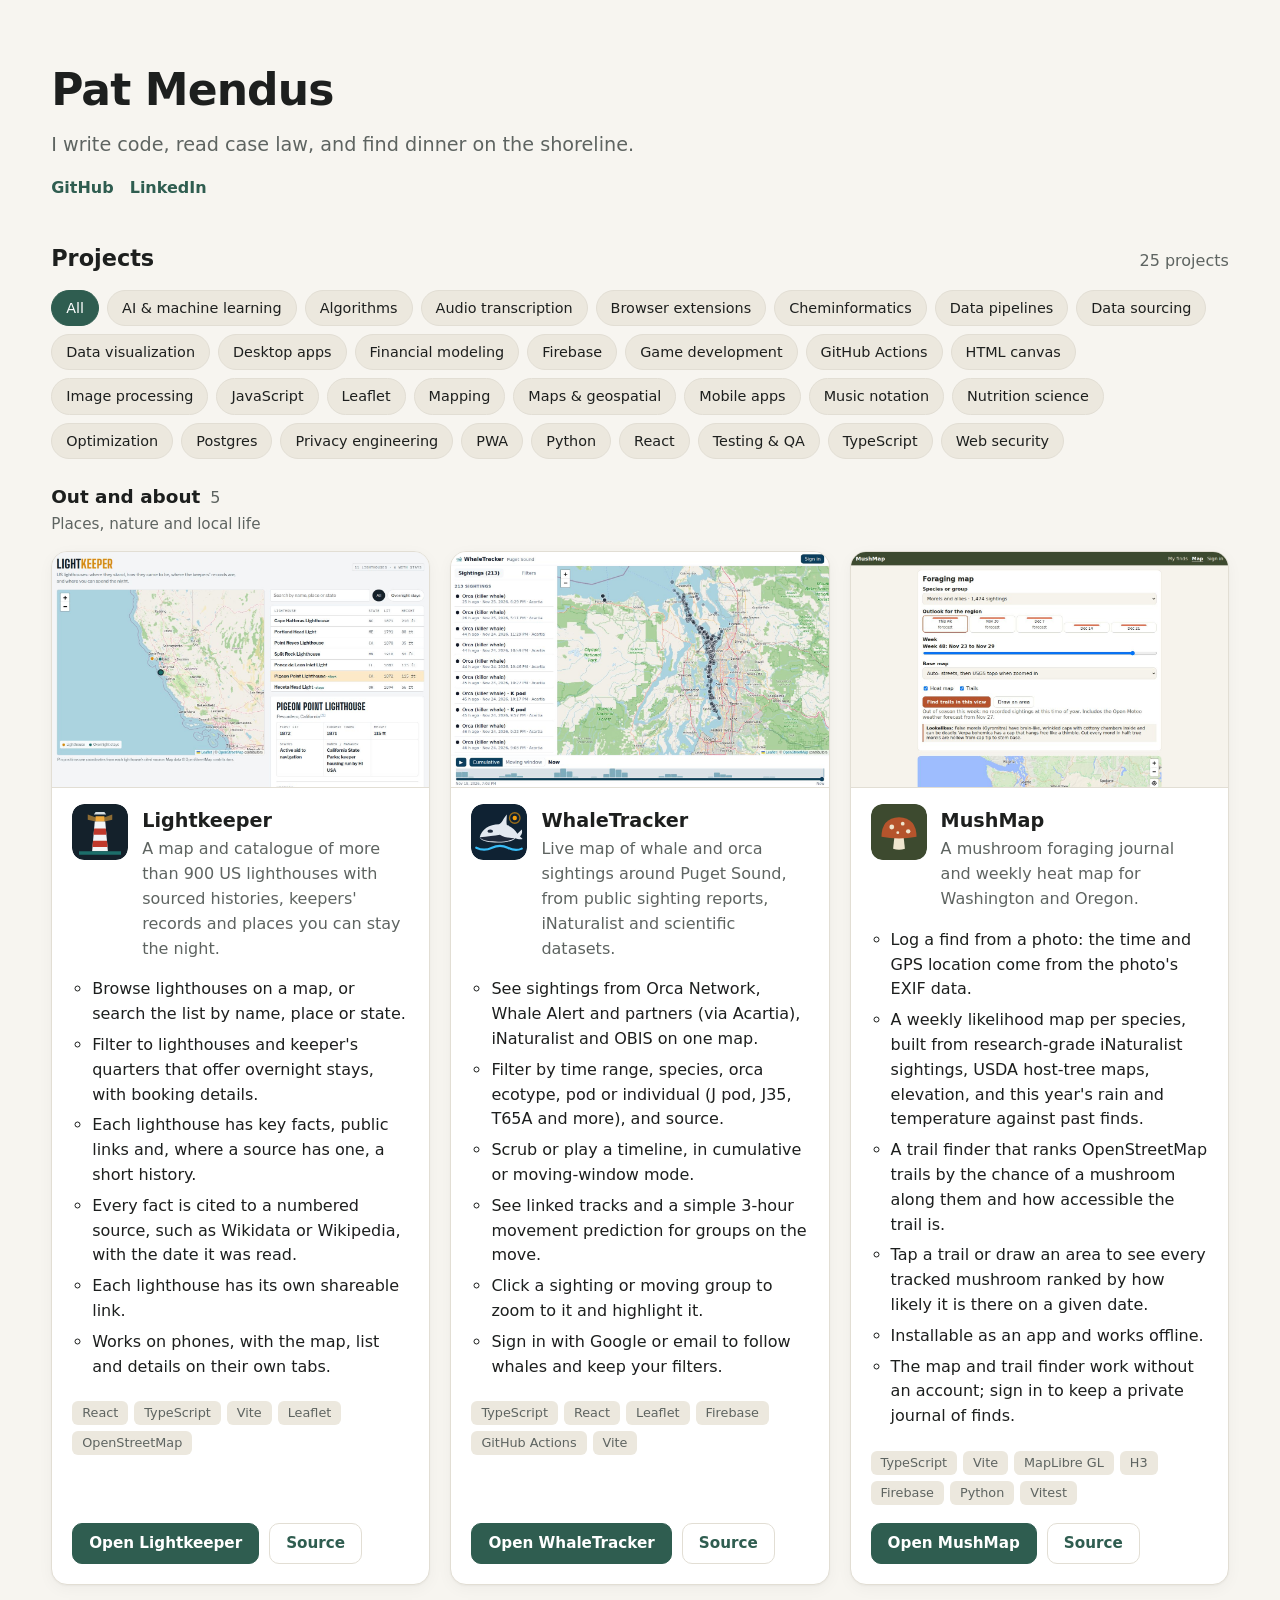
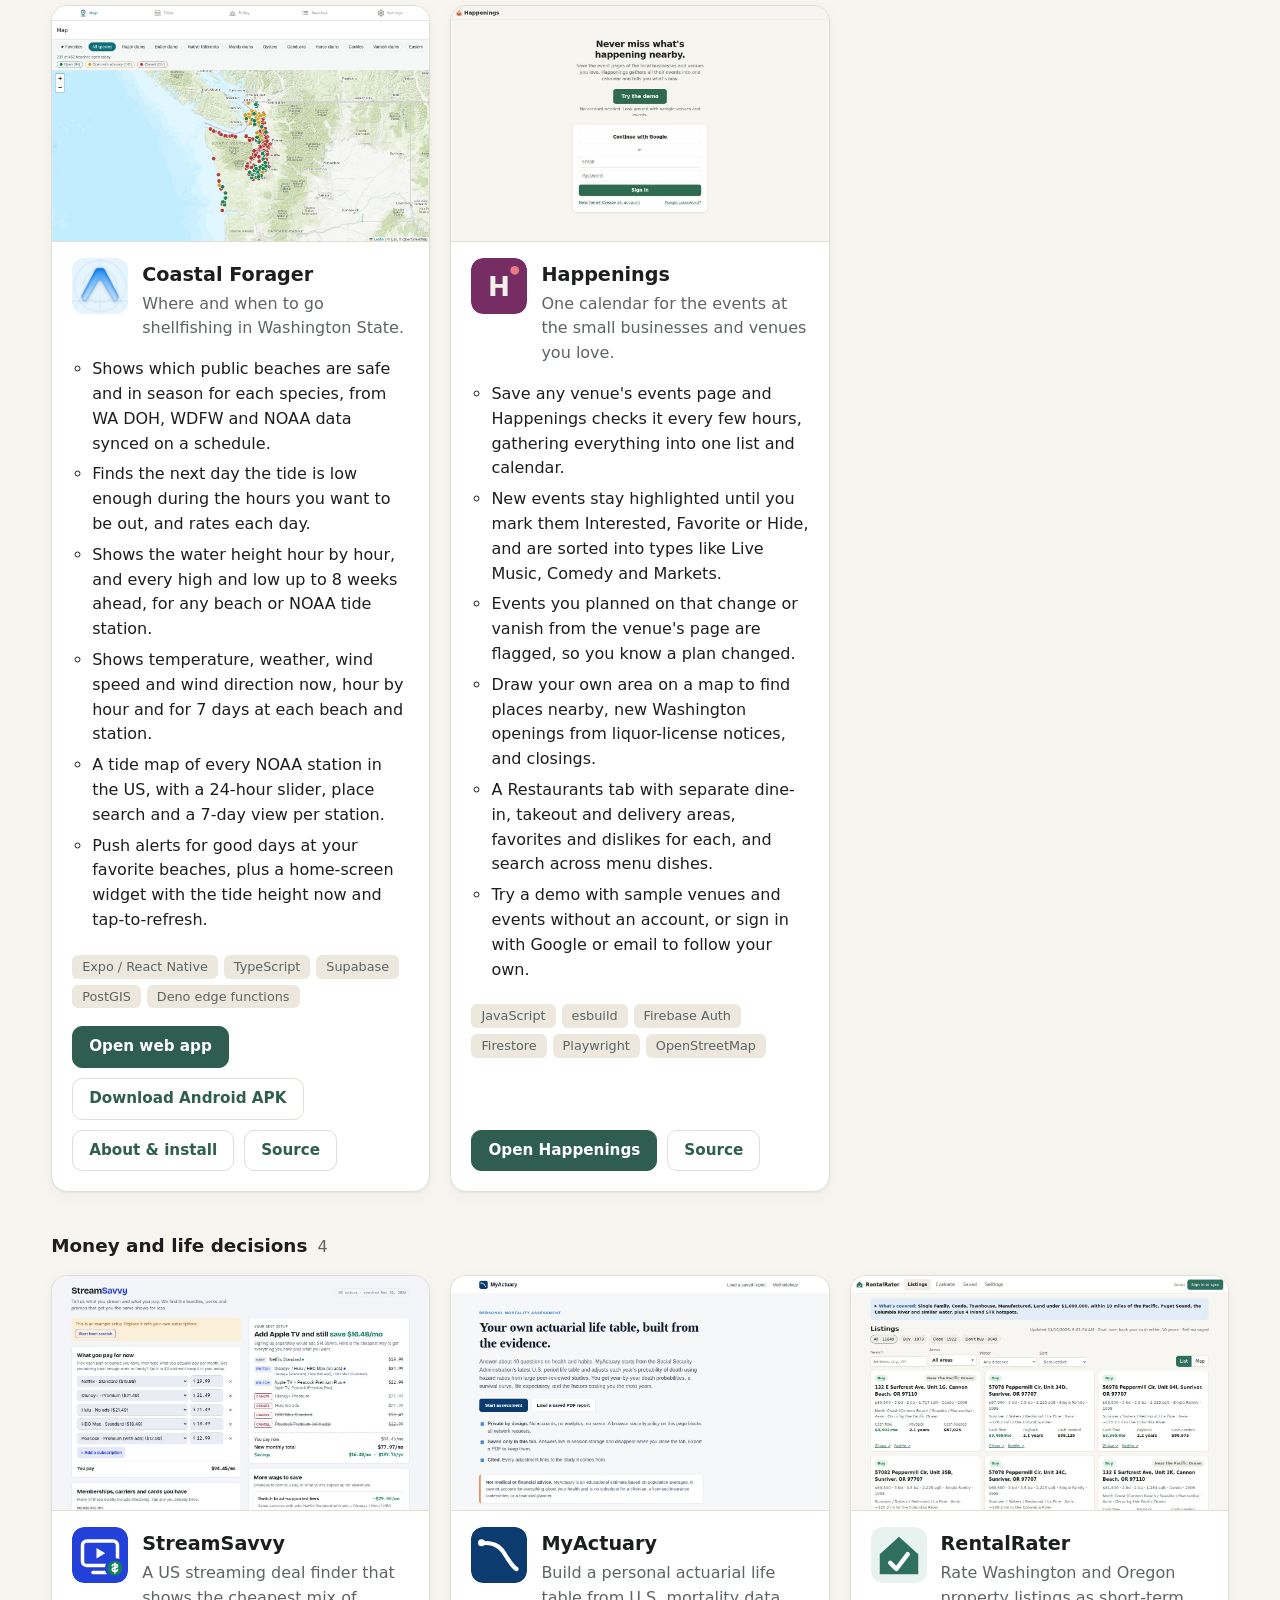
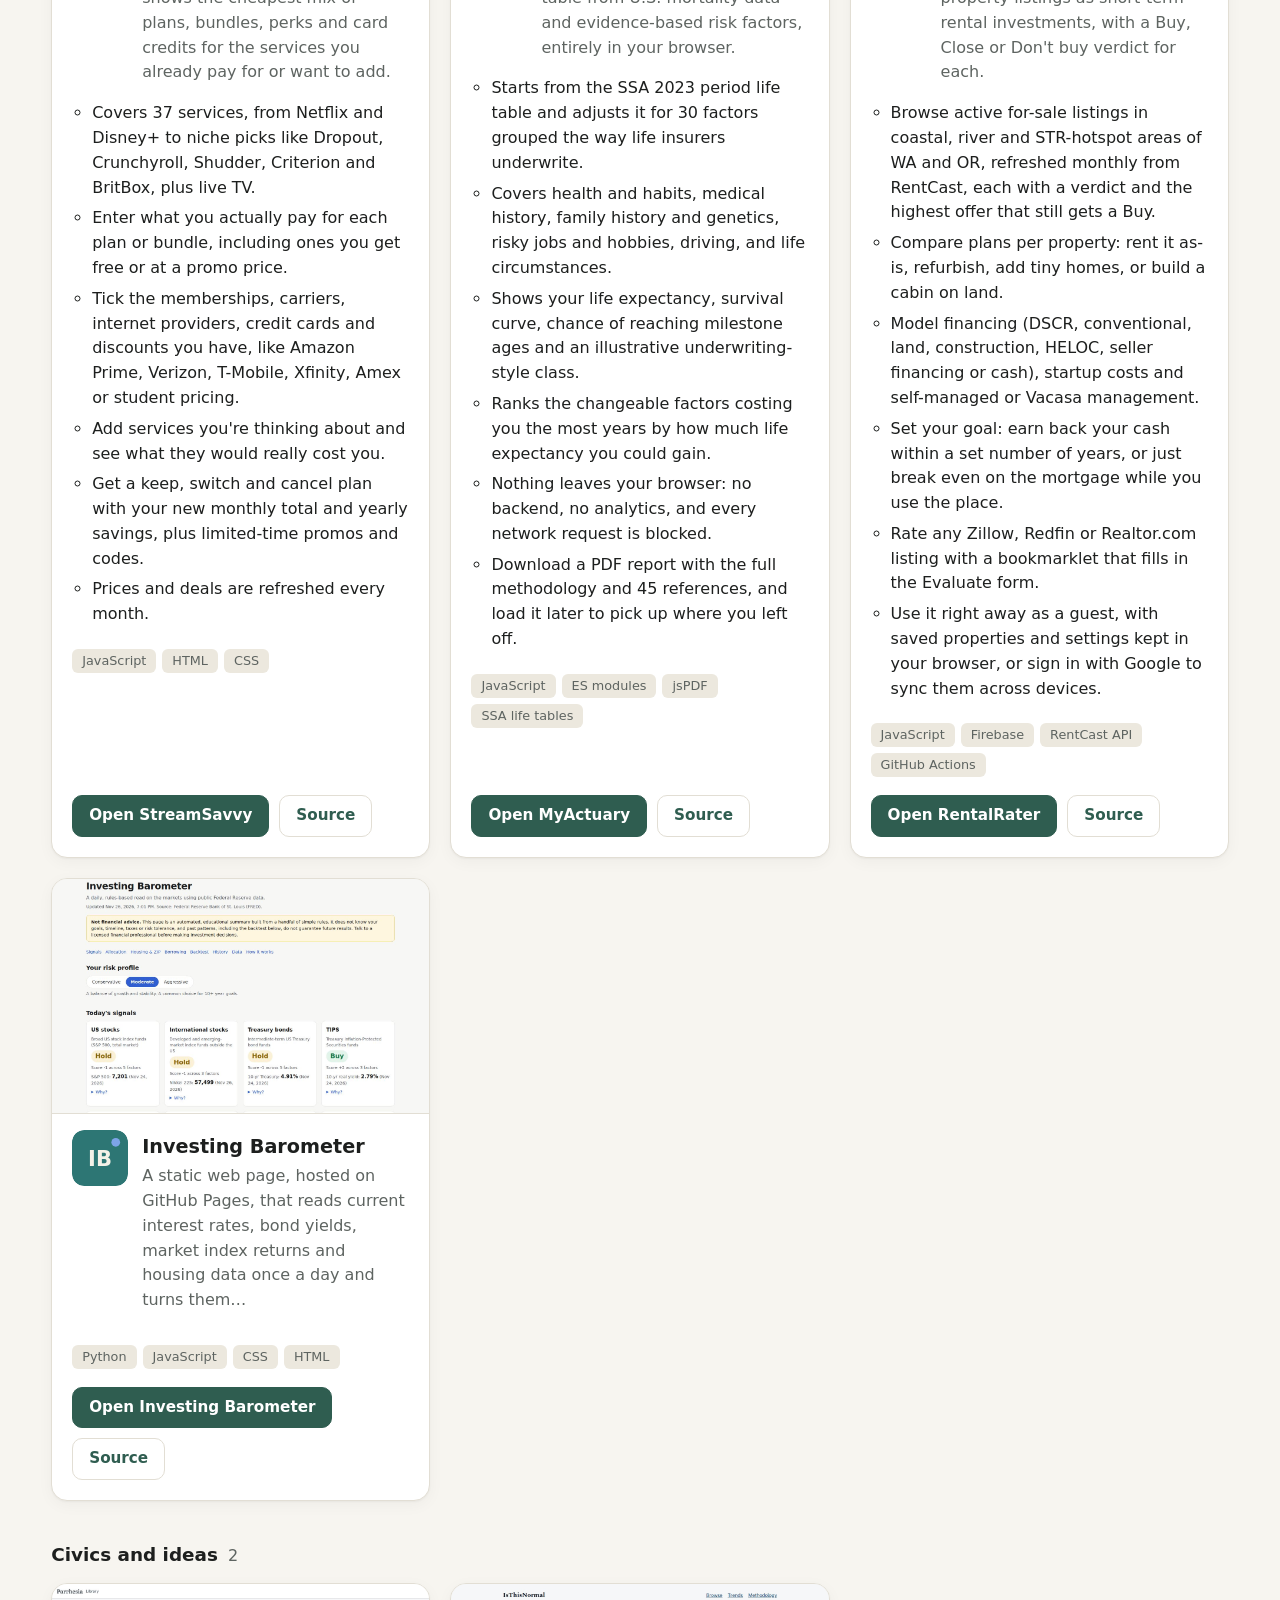
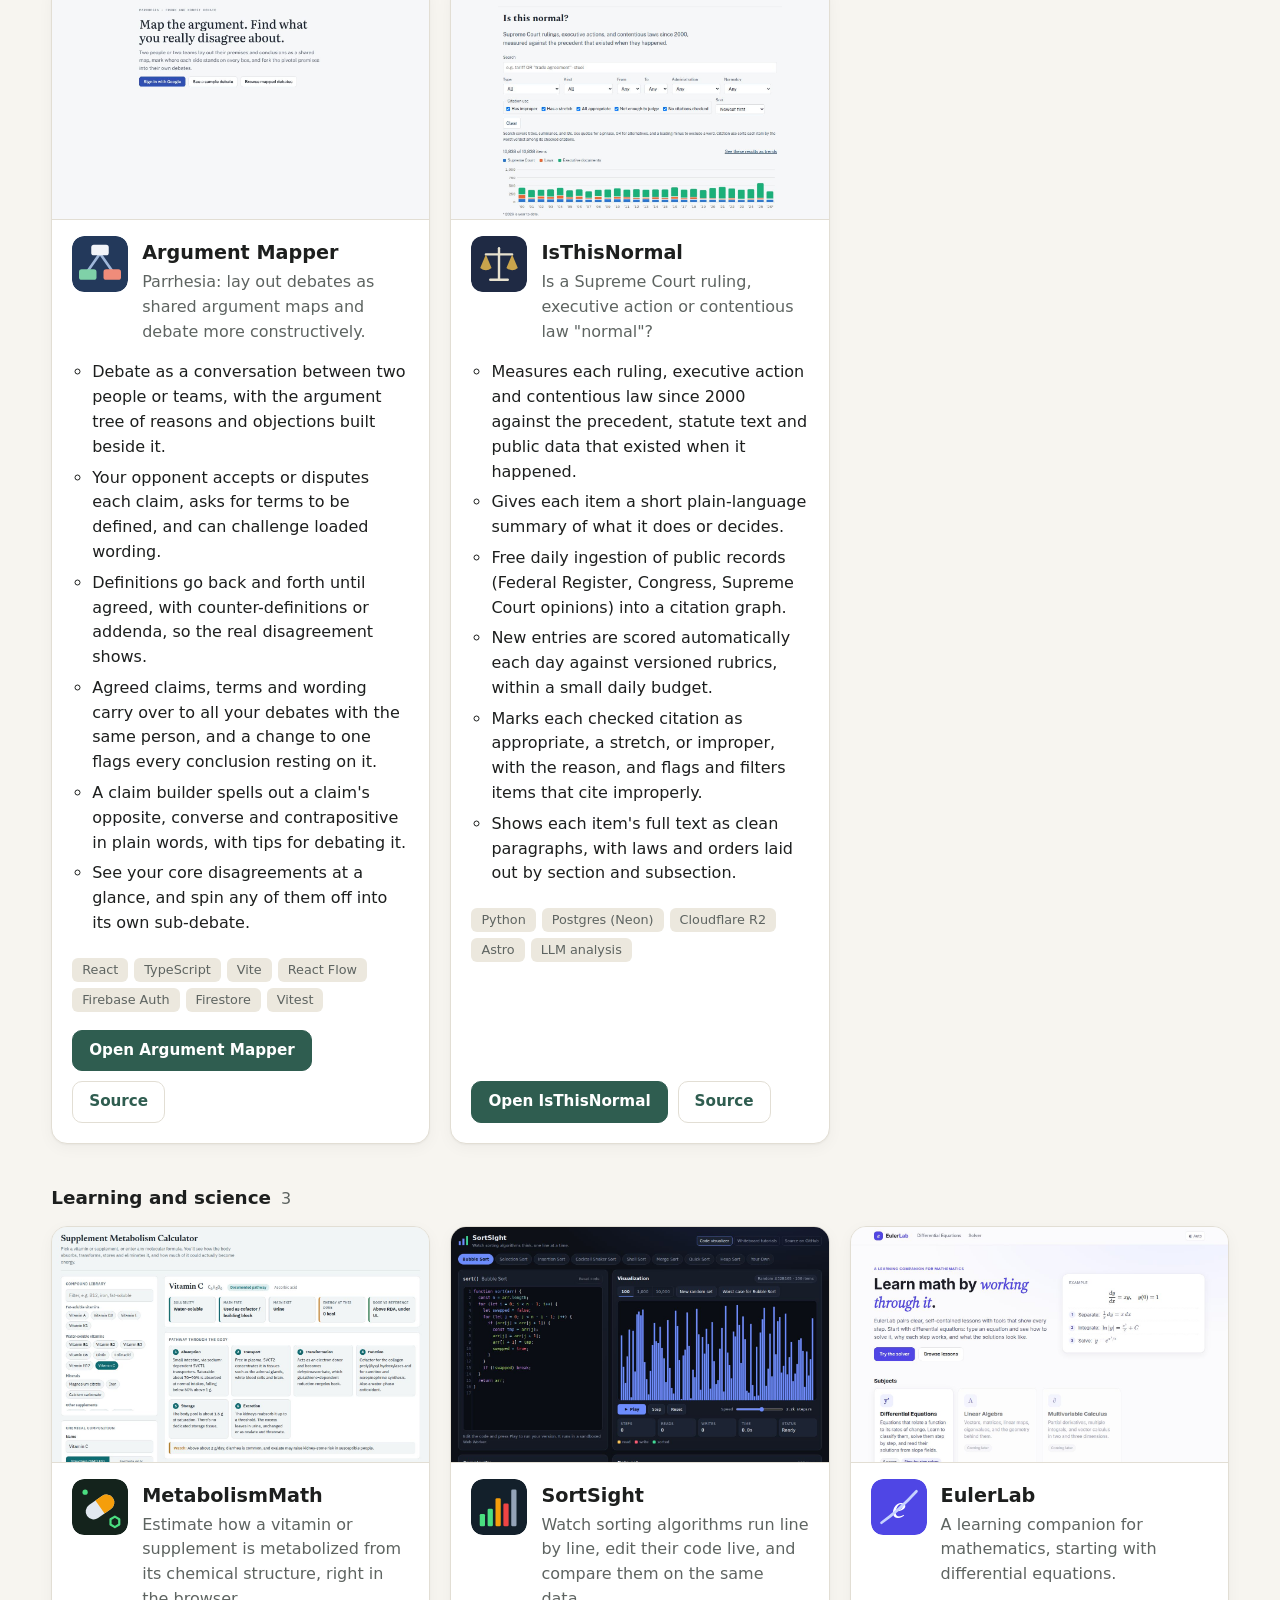
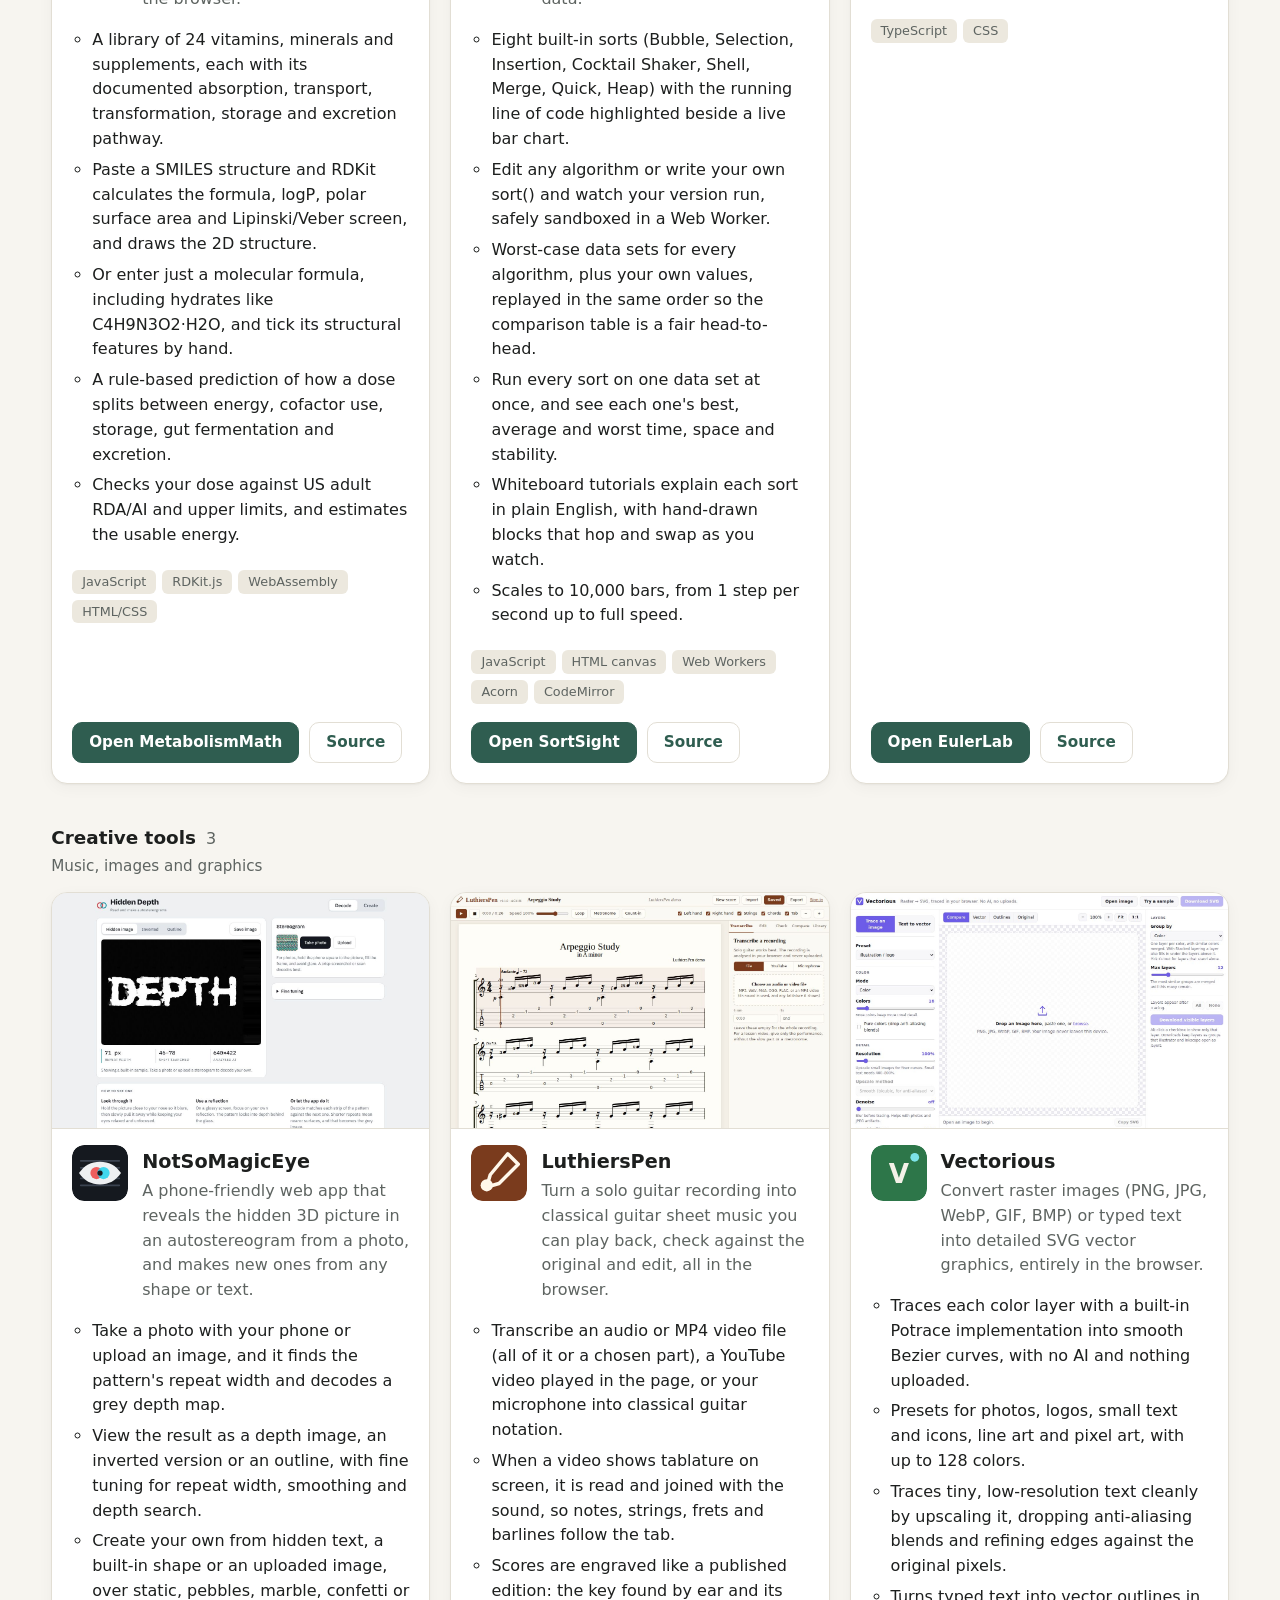
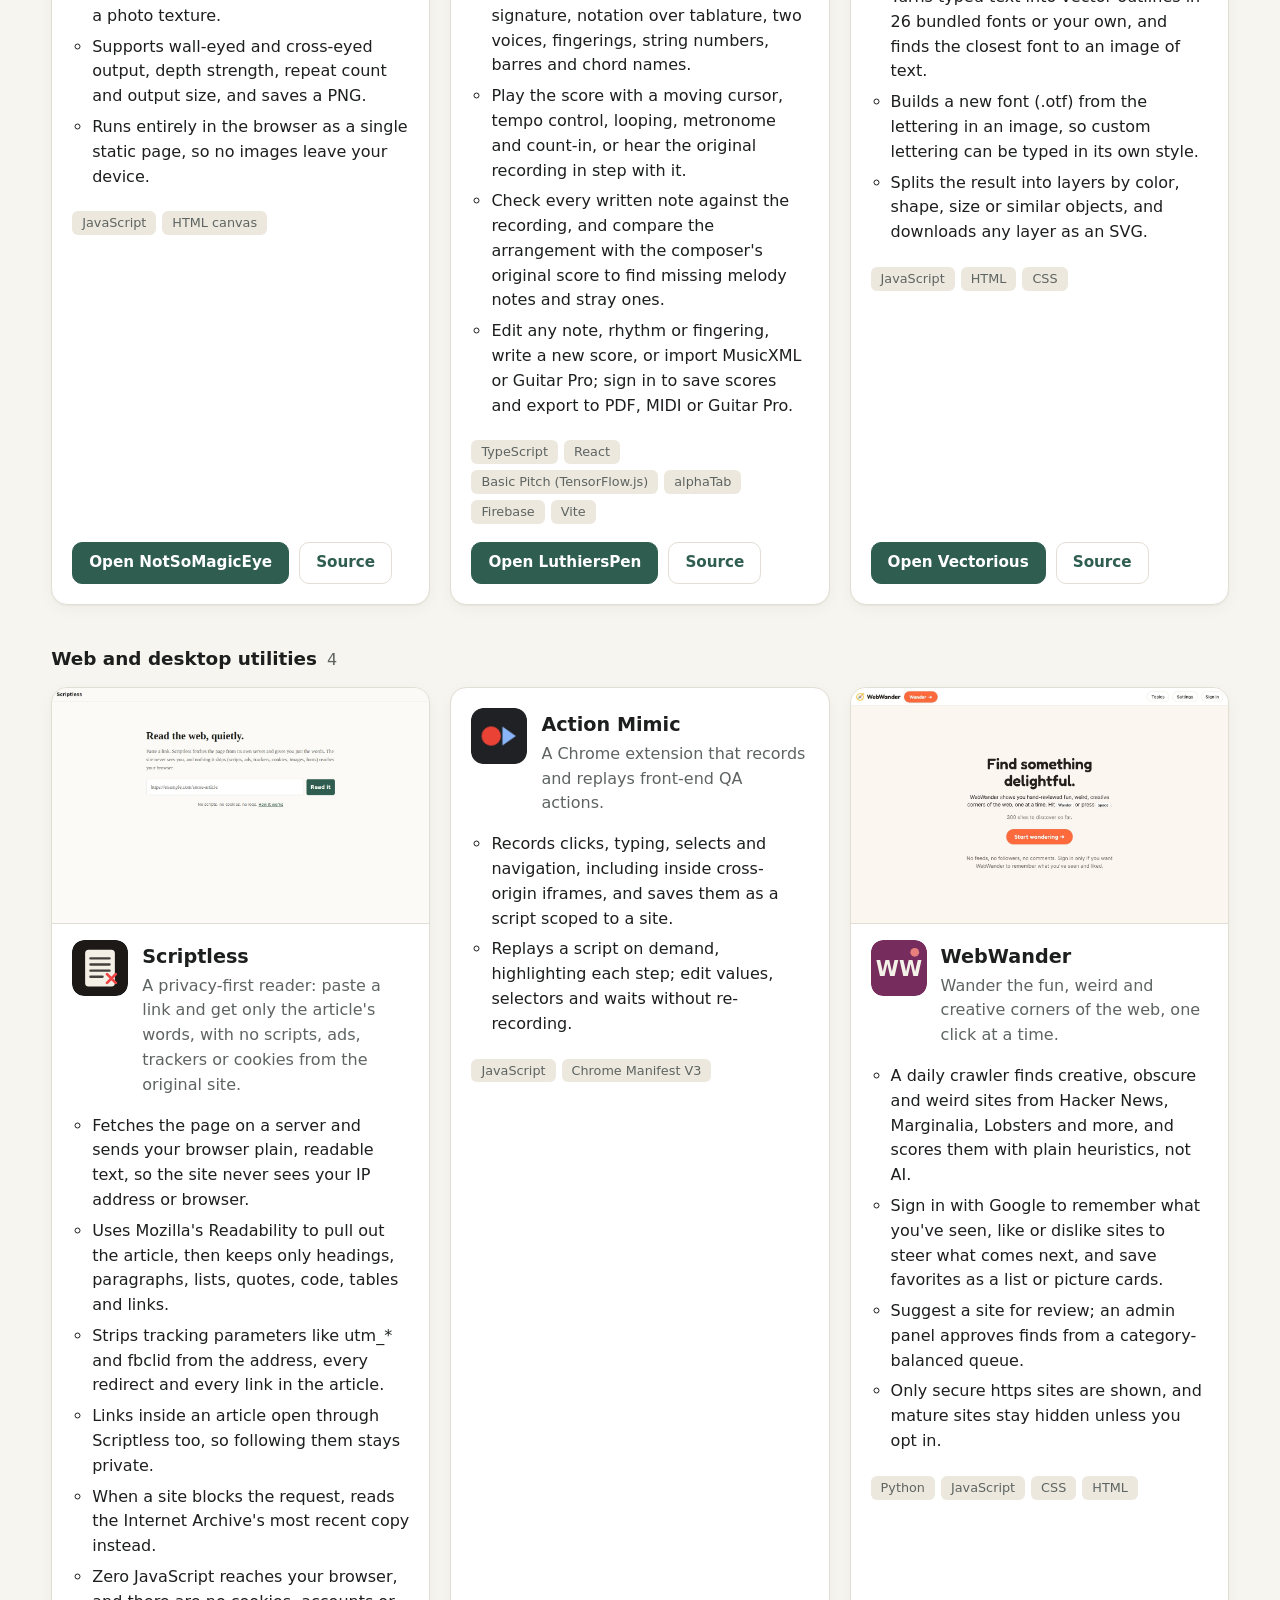
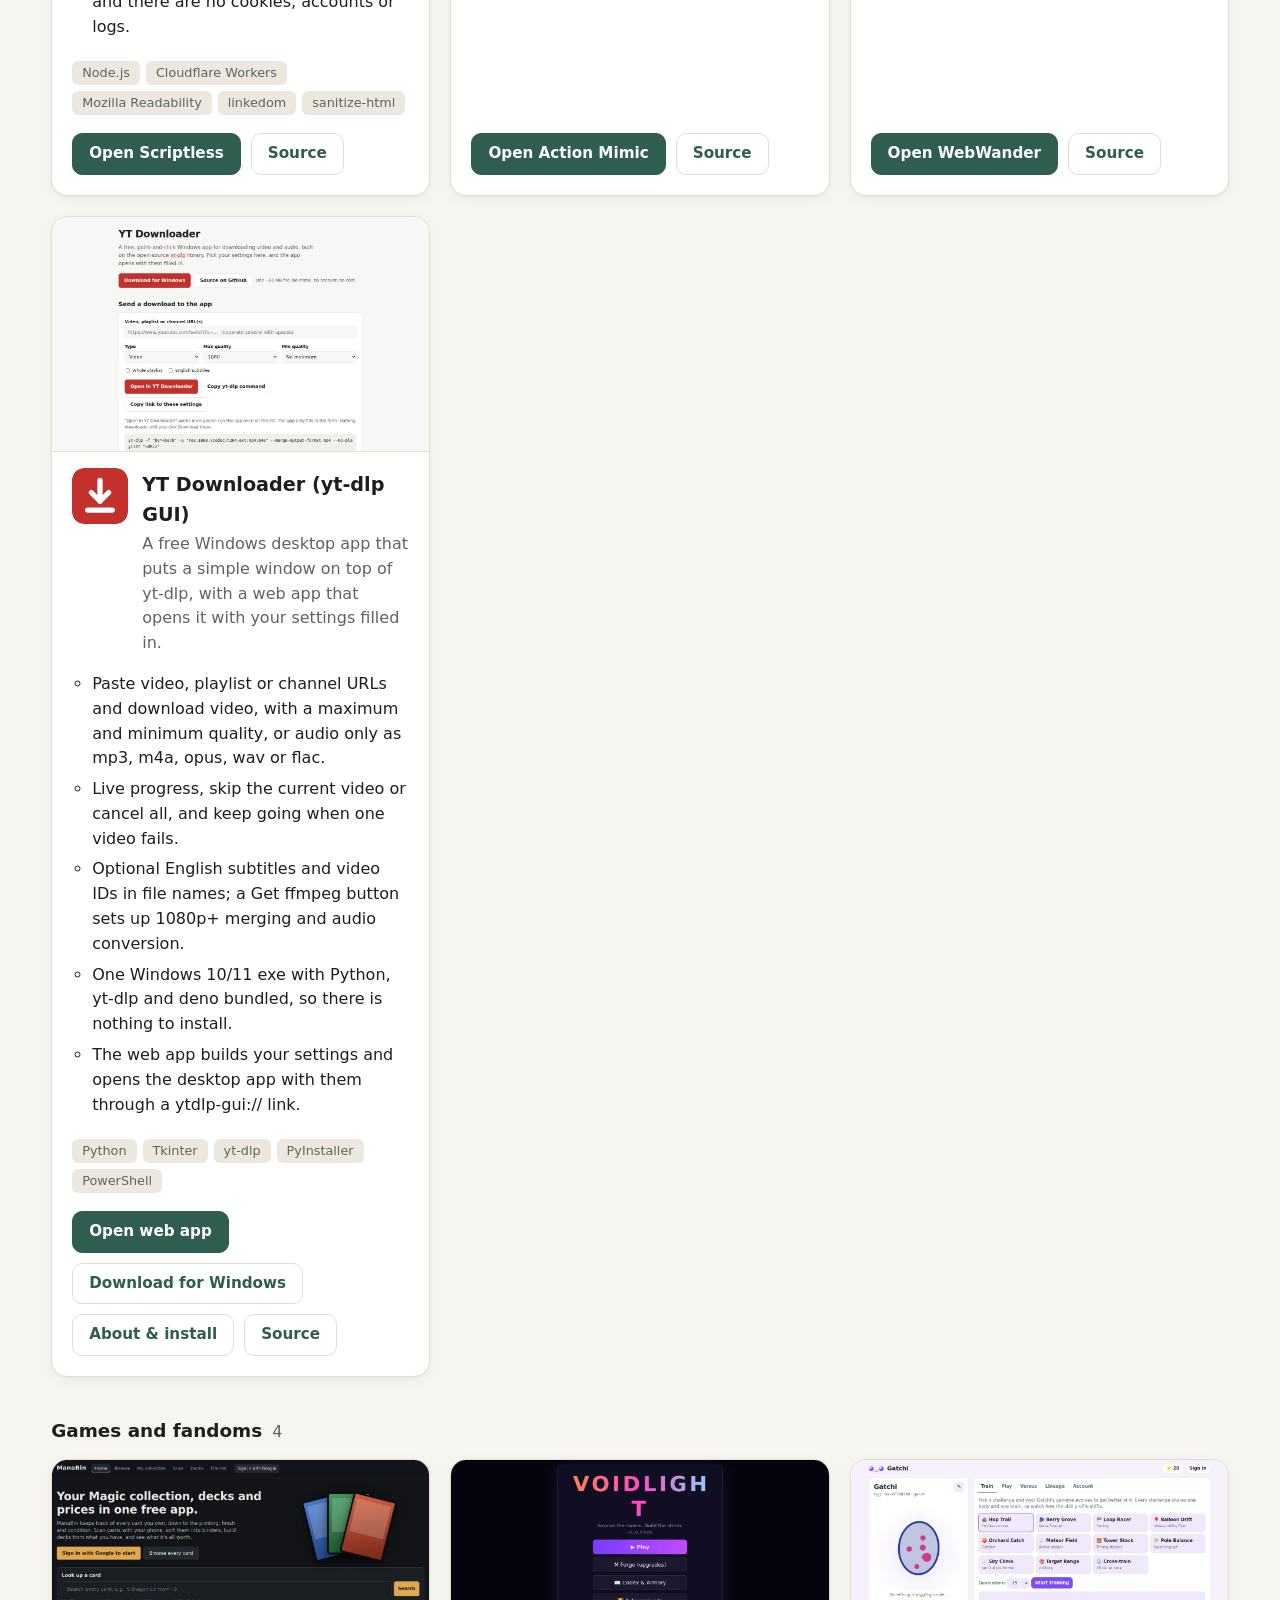
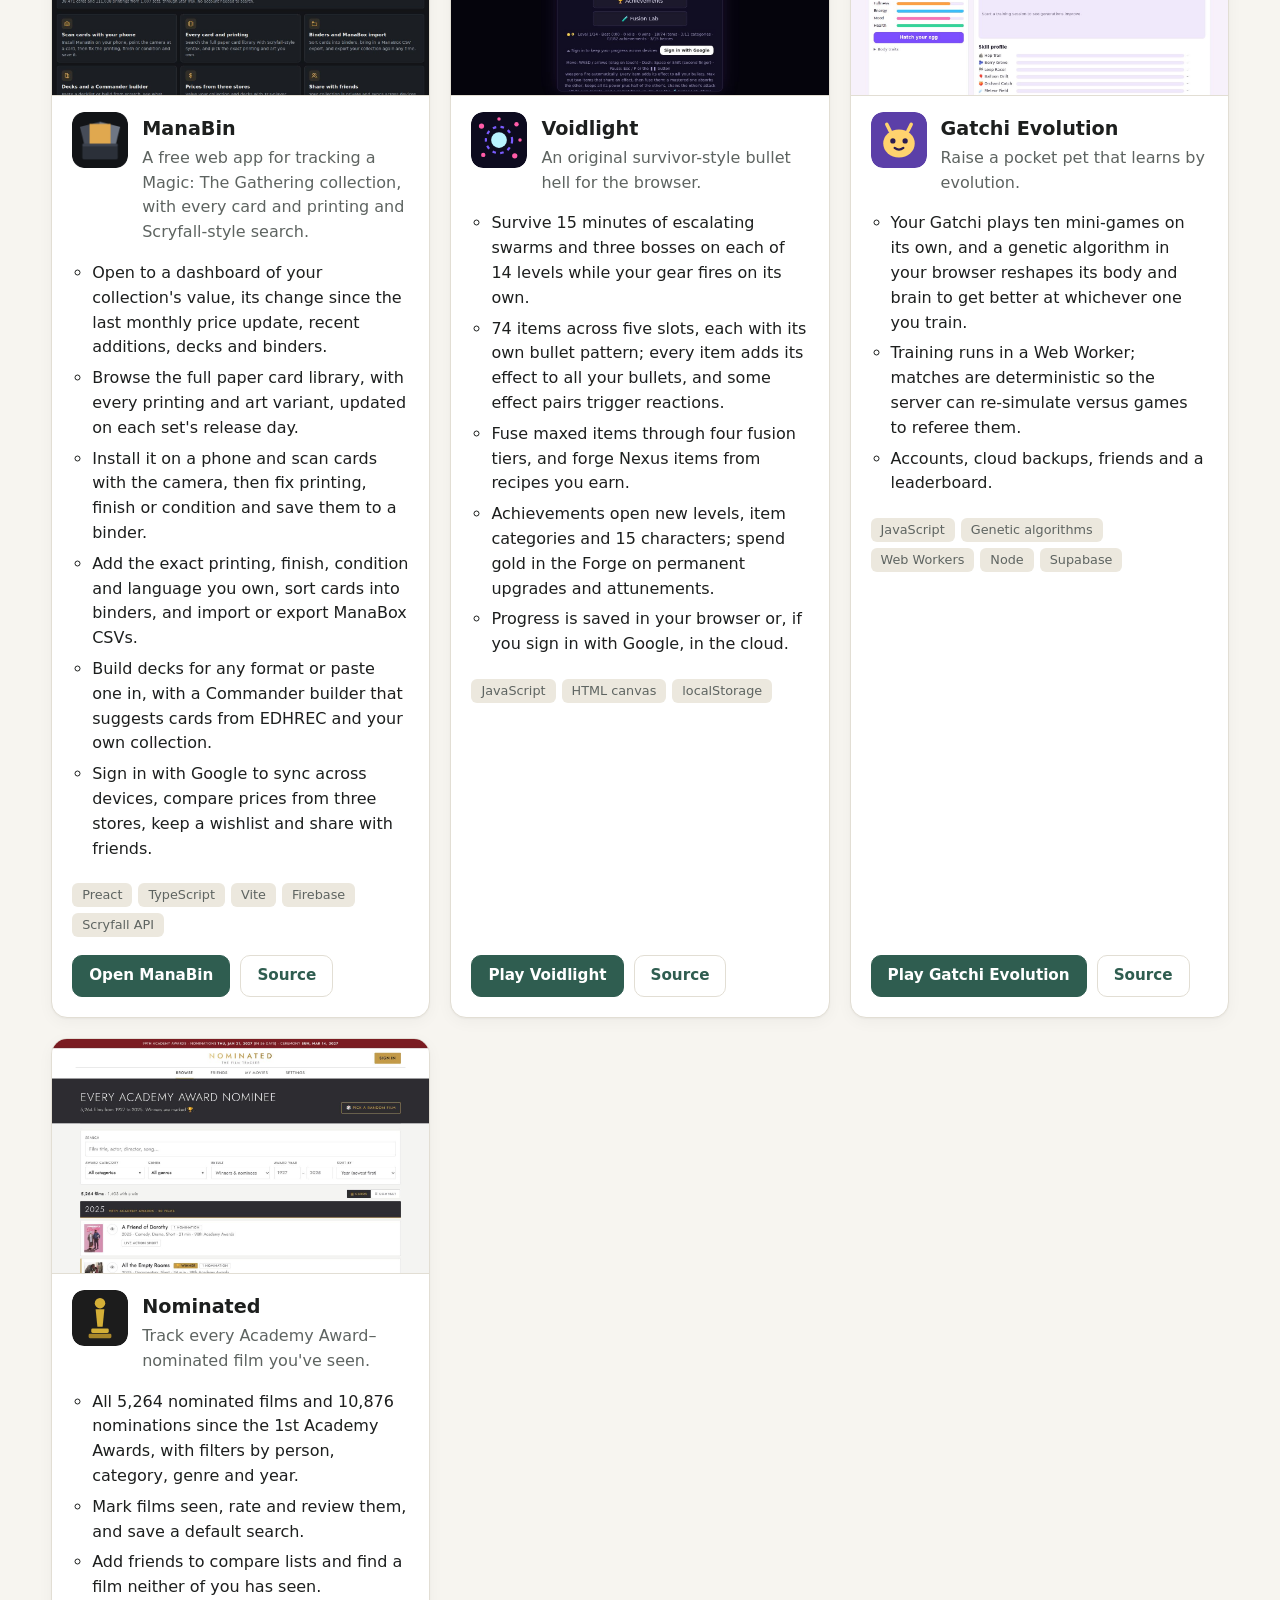
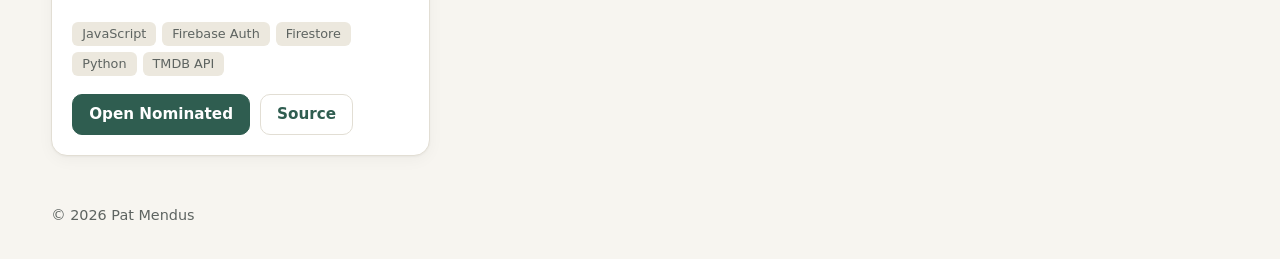
<file: index.html>
<!doctype html>
<html lang="en">
<head>
  <meta charset="utf-8">
  <meta name="viewport" content="width=device-width, initial-scale=1">
  <title>Pat Mendus · Projects</title>
  <meta name="description" content="Projects by Pat Mendus, software engineer.">
  <link rel="icon" href="assets/favicon.svg" type="image/svg+xml">
  <link rel="stylesheet" href="assets/styles.css">
  <script type="module" src="assets/app.js"></script>
</head>
<body>
  <header class="site-header">
    <div class="wrap">
      <h1>Pat Mendus</h1>
      <p class="tagline">I write code, read case law, and find dinner on the shoreline.</p>
      <nav class="header-links">
        <a href="https://github.com/mendus59">GitHub</a>
        <a href="https://www.linkedin.com/in/patrick-mendus">LinkedIn</a>
      </nav>
    </div>
  </header>

  <main class="wrap">
    <section aria-labelledby="projects-heading">
      <div class="section-head">
        <h2 id="projects-heading">Projects</h2>
        <p id="count" class="muted"></p>
      </div>
      <div id="filters" class="filters" role="group" aria-label="Filter by skill"></div>
      <div id="projects" class="categories"></div>
      <noscript><p>Turn on JavaScript to see the projects, or browse them on <a href="https://github.com/mendus59">GitHub</a>.</p></noscript>
    </section>
  </main>

  <footer class="site-footer">
    <div class="wrap muted">© <span id="year"></span> Pat Mendus</div>
  </footer>
</body>
</html>
</file>
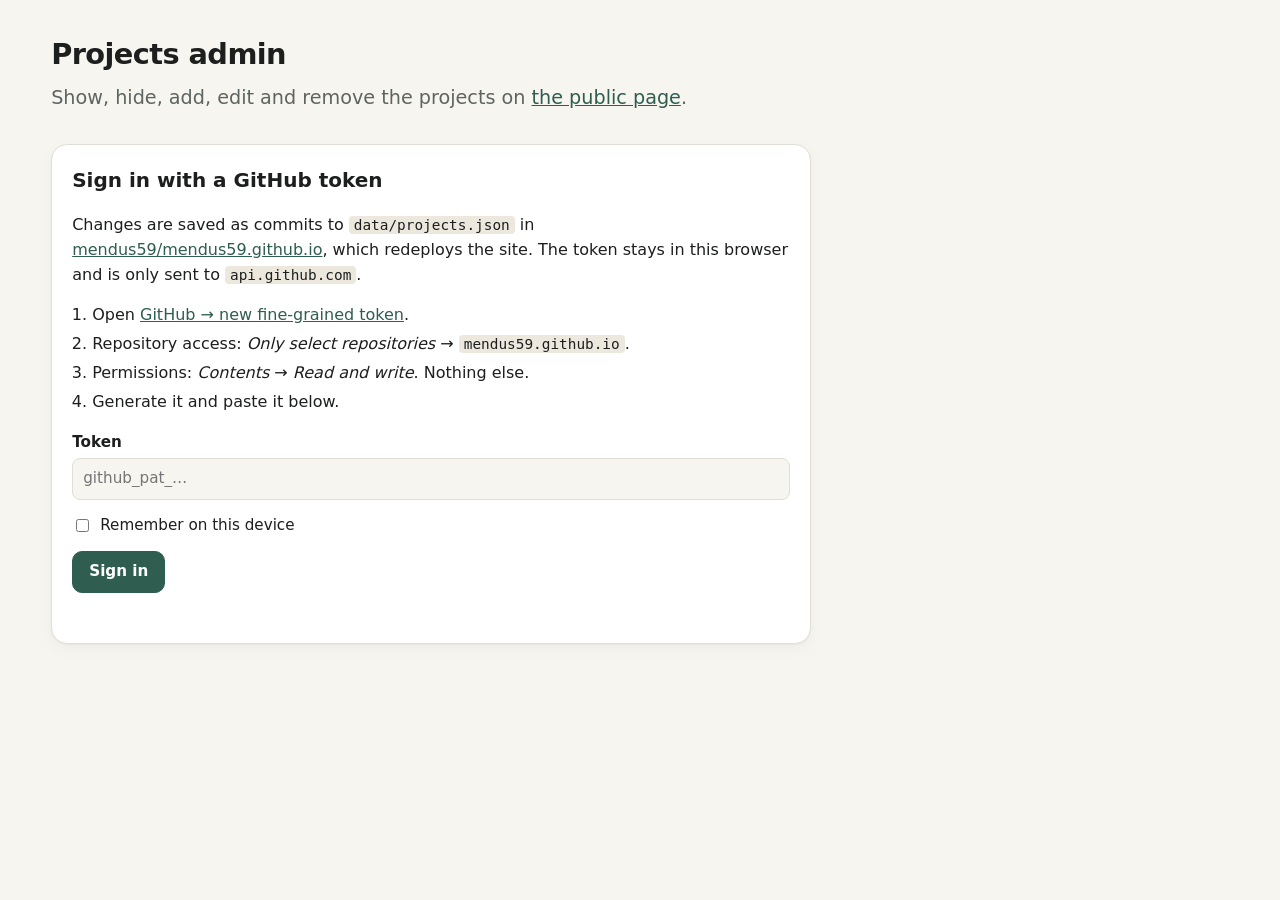
<file: admin/index.html>
<!doctype html>
<html lang="en">
<head>
  <meta charset="utf-8">
  <meta name="viewport" content="width=device-width, initial-scale=1">
  <meta name="robots" content="noindex, nofollow">
  <meta http-equiv="Content-Security-Policy" content="default-src 'self'; connect-src https://api.github.com; img-src 'self' https: data: blob:; style-src 'self'; script-src 'self'; base-uri 'self'; form-action 'none'">
  <meta name="referrer" content="no-referrer">
  <base href="../">
  <title>Projects admin</title>
  <link rel="icon" href="assets/favicon.svg" type="image/svg+xml">
  <link rel="stylesheet" href="assets/styles.css">
  <link rel="stylesheet" href="admin/admin.css">
  <script type="module" src="admin/admin.js"></script>
</head>
<body>
  <header class="site-header admin-header">
    <div class="wrap">
      <h1>Projects admin</h1>
      <p class="tagline">Show, hide, add, edit and remove the projects on <a href="./">the public page</a>.</p>
    </div>
  </header>

  <main class="wrap">
    <!-- Sign in -->
    <section id="signin" class="panel" hidden>
      <h2>Sign in with a GitHub token</h2>
      <p>Changes are saved as commits to <code>data/projects.json</code> in
        <a href="https://github.com/mendus59/mendus59.github.io">mendus59/mendus59.github.io</a>, which redeploys the site.
        The token stays in this browser and is only sent to <code>api.github.com</code>.</p>
      <ol class="steps">
        <li>Open <a href="https://github.com/settings/personal-access-tokens/new" target="_blank" rel="noopener">GitHub → new fine-grained token</a>.</li>
        <li>Repository access: <em>Only select repositories</em> → <code>mendus59.github.io</code>.</li>
        <li>Permissions: <em>Contents</em> → <em>Read and write</em>. Nothing else.</li>
        <li>Generate it and paste it below.</li>
      </ol>
      <form id="signin-form" class="stack-form">
        <label>Token <input id="token" type="password" autocomplete="off" spellcheck="false" required placeholder="github_pat_…"></label>
        <label class="check"><input id="remember" type="checkbox"> Remember on this device</label>
        <div class="row"><button class="btn btn-primary" type="submit">Sign in</button></div>
        <p id="signin-error" class="error" role="alert"></p>
      </form>
    </section>

    <!-- Project list -->
    <section id="list" hidden>
      <div class="toolbar">
        <p id="status" class="muted" role="status"></p>
        <div class="row">
          <button id="add" class="btn" type="button">Add project</button>
          <button id="reload" class="btn" type="button">Reload</button>
          <button id="signout" class="btn" type="button">Sign out</button>
        </div>
      </div>
      <ol id="rows" class="rows"></ol>
      <div id="publish-bar" class="publish-bar" hidden>
        <input id="commit-msg" type="text" aria-label="Commit message" placeholder="Describe the change (optional)">
        <button id="discard" class="btn" type="button">Discard</button>
        <button id="publish" class="btn btn-primary" type="button">Publish changes</button>
      </div>
    </section>

    <!-- Editor -->
    <section id="editor" hidden>
      <div class="editor-grid">
        <form id="edit-form" class="panel stack-form" novalidate>
          <h2 id="editor-title">Edit project</h2>
          <label>Name <input name="name" required></label>
          <label>Slug <small class="muted">short id, letters/numbers/-/_</small>
            <input name="slug" required pattern="[A-Za-z0-9_-]+"></label>
          <label class="check"><input name="summarySync" type="checkbox"> Keep the summary in sync with the project's README</label>
          <p id="sync-note" class="muted note" hidden>The summary and description come from the
            <code>site-summary</code> section of <span id="sync-repo"></span>'s README and are refreshed every few hours.
            Edit the README to change them, or untick the box to write your own here.</p>
          <label>Category <small class="muted">the section this card is listed under</small><select name="category"></select></label>
          <label>Summary <small class="muted">one line under the title</small><input name="tagline"></label>
          <label>Short description <small class="muted">one bullet per line</small>
            <textarea name="description" rows="5"></textarea></label>
          <label>Tags <small class="muted">comma separated; these become the filter chips</small><input name="skills"></label>
          <label>Built with <small class="muted">comma separated</small><input name="stack"></label>
          <fieldset>
            <legend>Icon</legend>
            <label>Path or URL <input name="icon" placeholder="assets/icons/my-project.svg"></label>
            <label>…or upload a square image <input name="iconFile" type="file" accept="image/png,image/svg+xml,image/jpeg,image/webp"></label>
            <label class="check"><input name="iconSync" type="checkbox"> Keep the icon in sync with the app's own icon</label>
            <p class="muted note">Refreshed every few hours from the README's <code>site-icon</code>, the extension manifest or the live
              app. Uploading an icon here turns this off.</p>
          </fieldset>
          <fieldset>
            <legend>Links</legend>
            <div id="links"></div>
            <button id="add-link" class="btn" type="button">Add link</button>
            <label class="check"><input name="linkSync" type="checkbox"> Add links automatically</label>
            <p class="muted note">Adds the live site, new release downloads and store pages from the README, and repoints
              downloads whose file has moved. It never removes a link.</p>
          </fieldset>
          <label class="check"><input name="hidden" type="checkbox"> Hidden from the public page</label>
          <label class="check"><input name="private" type="checkbox"> Show a "Private" badge (don't add a source link)</label>
          <p id="edit-error" class="error" role="alert"></p>
          <div class="row">
            <button class="btn btn-primary" type="submit">Done</button>
            <button id="cancel-edit" class="btn" type="button">Cancel</button>
          </div>
        </form>
        <div>
          <h2 class="preview-label muted">Preview</h2>
          <ul id="preview" class="projects preview"></ul>
        </div>
      </div>
    </section>
  </main>
</body>
</html>
</file>
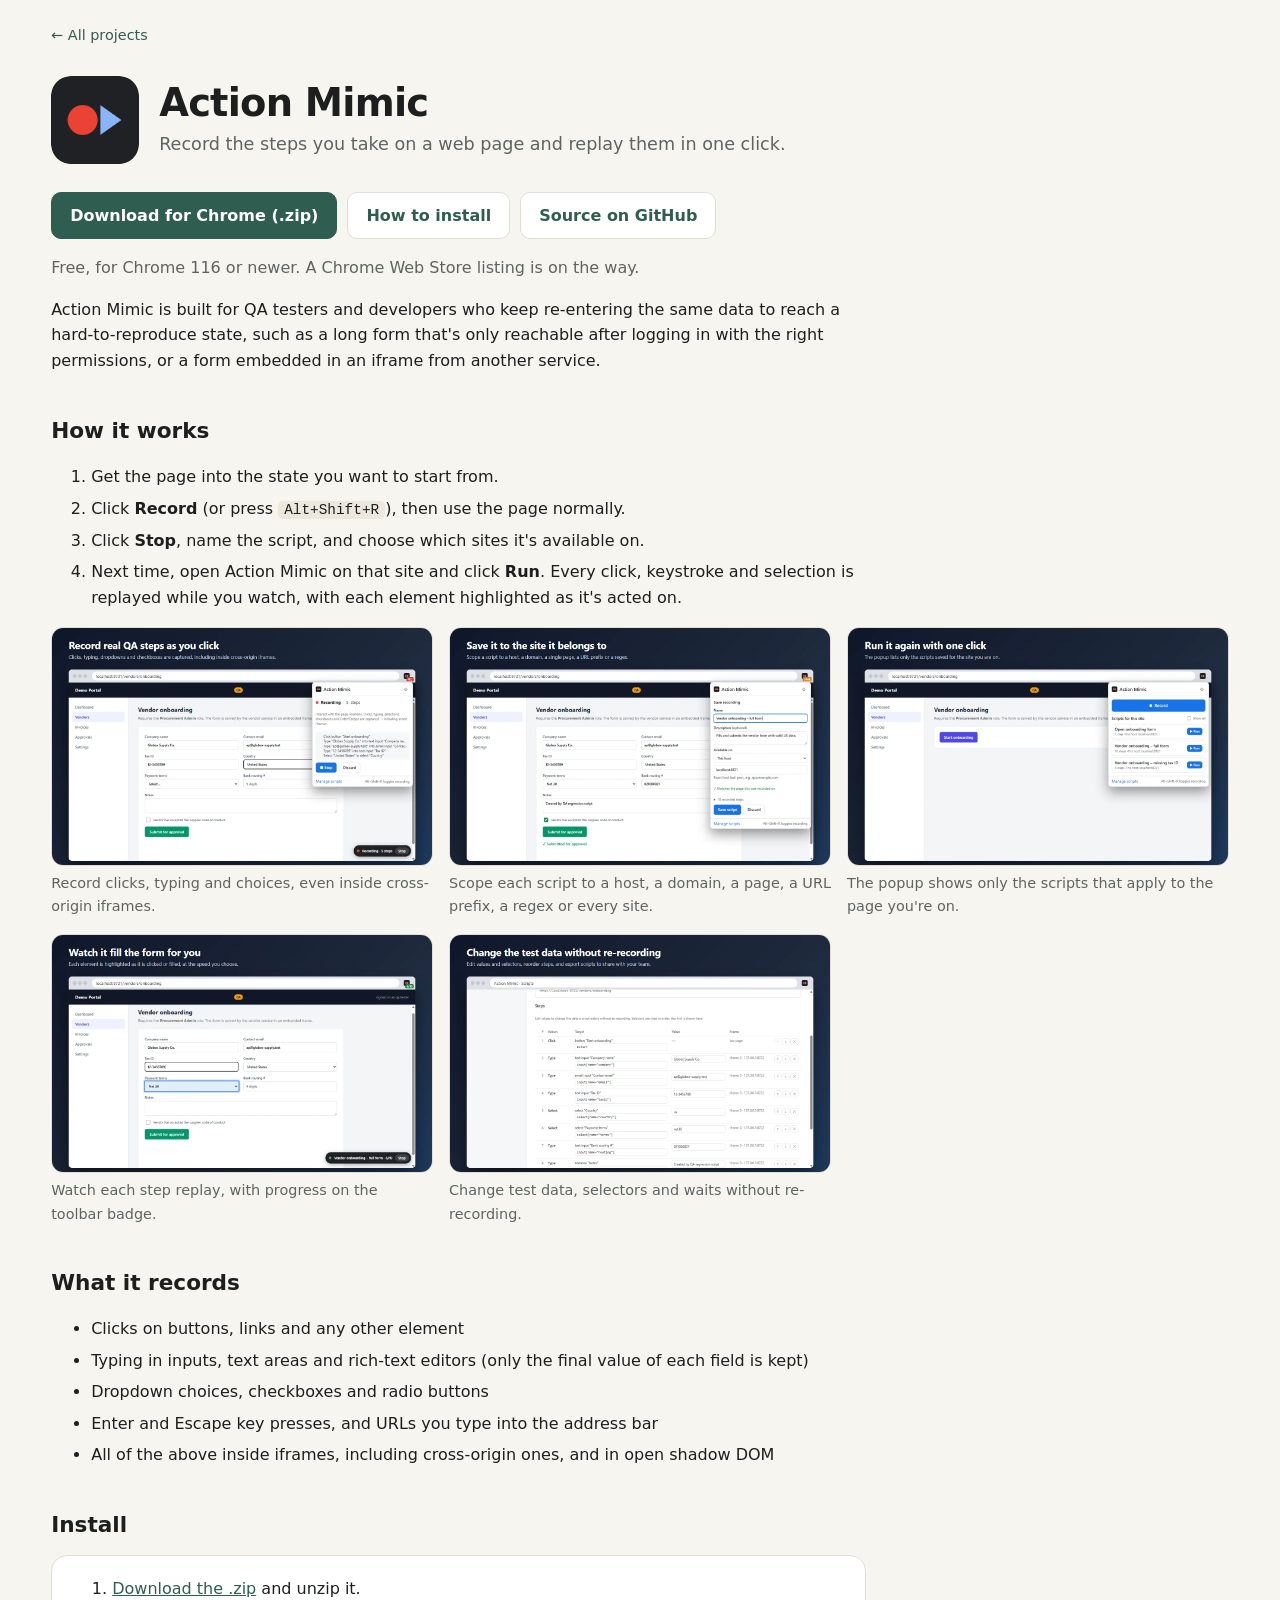
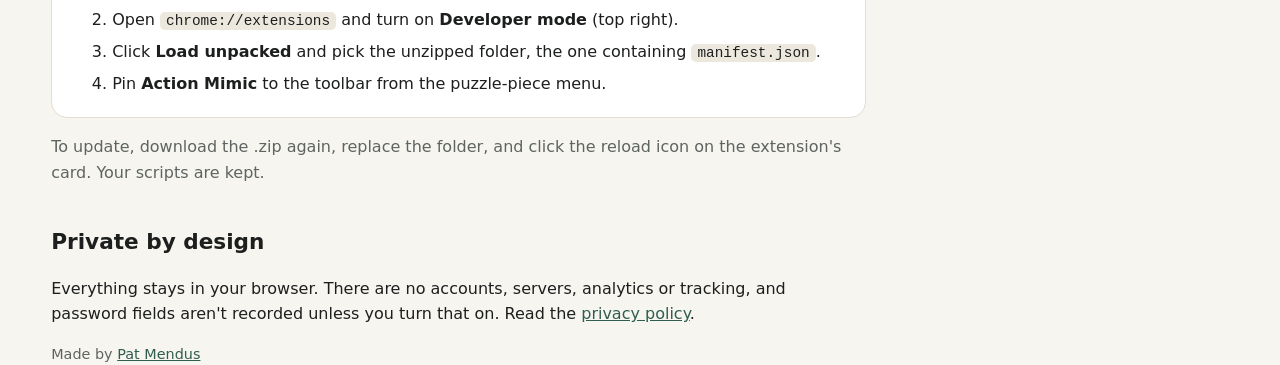
<file: apps/action-mimic/index.html>
<!doctype html>
<html lang="en">
<head>
  <meta charset="utf-8">
  <meta name="viewport" content="width=device-width, initial-scale=1">
  <title>Action Mimic · Pat Mendus</title>
  <meta name="description" content="A Chrome extension that records the steps you take on a web page and replays them in one click.">
  <link rel="icon" href="icon.png" type="image/png">
  <link rel="stylesheet" href="../app-page.css">
</head>
<body>
  <main class="wrap">
    <a class="back" href="../../">← All projects</a>

    <header class="hero">
      <img src="icon.png" alt="" width="88" height="88">
      <div>
        <h1>Action Mimic</h1>
        <p>Record the steps you take on a web page and replay them in one click.</p>
      </div>
    </header>

    <div class="actions">
      <a class="btn btn-primary" href="https://github.com/mendus59/action-mimic/archive/refs/heads/main.zip">Download for Chrome (.zip)</a>
      <a class="btn" href="#install">How to install</a>
      <a class="btn" href="https://github.com/mendus59/action-mimic">Source on GitHub</a>
    </div>
    <p class="muted">Free, for Chrome 116 or newer. A Chrome Web Store listing is on the way.</p>

    <p>Action Mimic is built for QA testers and developers who keep re-entering the same data to reach a hard-to-reproduce state, such as a long form that's only reachable after logging in with the right permissions, or a form embedded in an iframe from another service.</p>

    <h2>How it works</h2>
    <ol>
      <li>Get the page into the state you want to start from.</li>
      <li>Click <strong>Record</strong> (or press <code>Alt+Shift+R</code>), then use the page normally.</li>
      <li>Click <strong>Stop</strong>, name the script, and choose which sites it's available on.</li>
      <li>Next time, open Action Mimic on that site and click <strong>Run</strong>. Every click, keystroke and selection is replayed while you watch, with each element highlighted as it's acted on.</li>
    </ol>

    <div class="shots">
      <figure><img src="img/1-record.webp" alt="Recording actions on a form, with the in-page REC indicator" width="1280" height="800" loading="lazy"><figcaption>Record clicks, typing and choices, even inside cross-origin iframes.</figcaption></figure>
      <figure><img src="img/2-save.webp" alt="Saving a script and choosing which sites it applies to" width="1280" height="800" loading="lazy"><figcaption>Scope each script to a host, a domain, a page, a URL prefix, a regex or every site.</figcaption></figure>
      <figure><img src="img/3-run.webp" alt="The popup listing scripts for the current site with Run buttons" width="1280" height="800" loading="lazy"><figcaption>The popup shows only the scripts that apply to the page you're on.</figcaption></figure>
      <figure><img src="img/4-playback.webp" alt="Playback in progress, highlighting the element being filled" width="1280" height="800" loading="lazy"><figcaption>Watch each step replay, with progress on the toolbar badge.</figcaption></figure>
      <figure><img src="img/5-edit.webp" alt="The script editor with editable step values" width="1280" height="800" loading="lazy"><figcaption>Change test data, selectors and waits without re-recording.</figcaption></figure>
    </div>

    <h2>What it records</h2>
    <ul>
      <li>Clicks on buttons, links and any other element</li>
      <li>Typing in inputs, text areas and rich-text editors (only the final value of each field is kept)</li>
      <li>Dropdown choices, checkboxes and radio buttons</li>
      <li>Enter and Escape key presses, and URLs you type into the address bar</li>
      <li>All of the above inside iframes, including cross-origin ones, and in open shadow DOM</li>
    </ul>

    <h2 id="install">Install</h2>
    <div class="panel">
      <ol>
        <li><a href="https://github.com/mendus59/action-mimic/archive/refs/heads/main.zip">Download the .zip</a> and unzip it.</li>
        <li>Open <code>chrome://extensions</code> and turn on <strong>Developer mode</strong> (top right).</li>
        <li>Click <strong>Load unpacked</strong> and pick the unzipped folder, the one containing <code>manifest.json</code>.</li>
        <li>Pin <strong>Action Mimic</strong> to the toolbar from the puzzle-piece menu.</li>
      </ol>
    </div>
    <p class="muted">To update, download the .zip again, replace the folder, and click the reload icon on the extension's card. Your scripts are kept.</p>

    <h2>Private by design</h2>
    <p>Everything stays in your browser. There are no accounts, servers, analytics or tracking, and password fields aren't recorded unless you turn that on. Read the <a href="privacy/">privacy policy</a>.</p>
  </main>

  <footer class="wrap muted">Made by <a href="../../">Pat Mendus</a></footer>
</body>
</html>
</file>
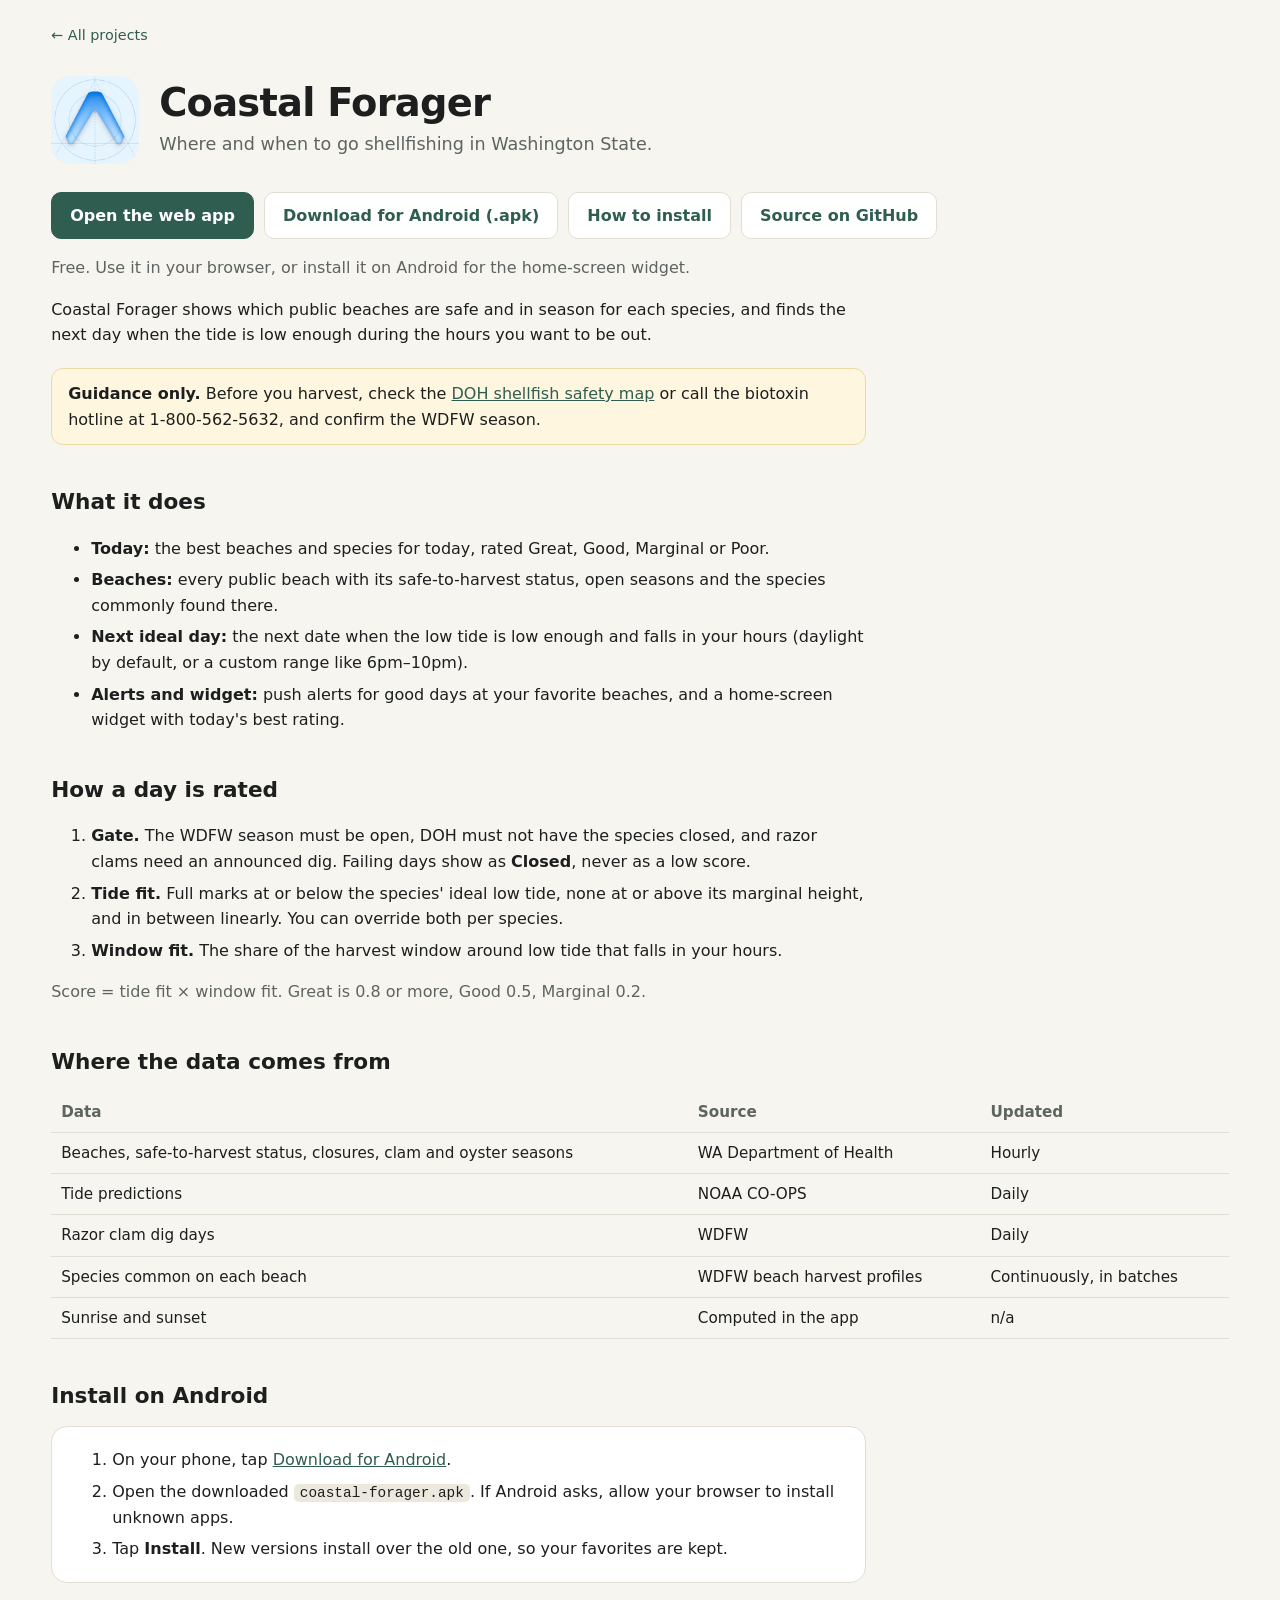
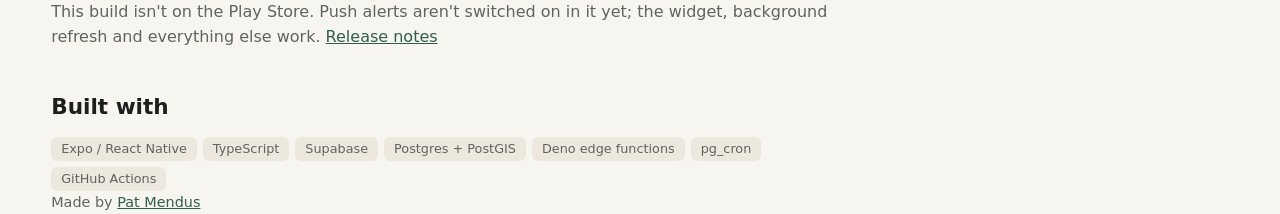
<file: apps/coastal-forager/index.html>
<!doctype html>
<html lang="en">
<head>
  <meta charset="utf-8">
  <meta name="viewport" content="width=device-width, initial-scale=1">
  <title>Coastal Forager · Pat Mendus</title>
  <meta name="description" content="Where and when to go shellfishing in Washington State.">
  <link rel="icon" href="icon.png" type="image/png">
  <link rel="stylesheet" href="../app-page.css">
</head>
<body>
  <main class="wrap">
    <a class="back" href="../../">← All projects</a>

    <header class="hero">
      <img src="icon.png" alt="" width="88" height="88">
      <div>
        <h1>Coastal Forager</h1>
        <p>Where and when to go shellfishing in Washington State.</p>
      </div>
    </header>

    <div class="actions">
      <a class="btn btn-primary" href="https://mendus59.github.io/costal_forager/">Open the web app</a>
      <a class="btn" href="https://github.com/mendus59/costal_forager/releases/download/android-latest/coastal-forager.apk">Download for Android (.apk)</a>
      <a class="btn" href="#install">How to install</a>
      <a class="btn" href="https://github.com/mendus59/costal_forager">Source on GitHub</a>
    </div>
    <p class="muted">Free. Use it in your browser, or install it on Android for the home-screen widget.</p>

    <p>Coastal Forager shows which public beaches are safe and in season for each species, and finds the next day when the tide is low enough during the hours you want to be out.</p>

    <div class="note">
      <strong>Guidance only.</strong> Before you harvest, check the <a href="https://doh.wa.gov/shellfishsafety">DOH shellfish safety map</a> or call the biotoxin hotline at 1-800-562-5632, and confirm the WDFW season.
    </div>

    <h2>What it does</h2>
    <ul>
      <li><strong>Today:</strong> the best beaches and species for today, rated Great, Good, Marginal or Poor.</li>
      <li><strong>Beaches:</strong> every public beach with its safe-to-harvest status, open seasons and the species commonly found there.</li>
      <li><strong>Next ideal day:</strong> the next date when the low tide is low enough and falls in your hours (daylight by default, or a custom range like 6pm–10pm).</li>
      <li><strong>Alerts and widget:</strong> push alerts for good days at your favorite beaches, and a home-screen widget with today's best rating.</li>
    </ul>

    <h2>How a day is rated</h2>
    <ol>
      <li><strong>Gate.</strong> The WDFW season must be open, DOH must not have the species closed, and razor clams need an announced dig. Failing days show as <strong>Closed</strong>, never as a low score.</li>
      <li><strong>Tide fit.</strong> Full marks at or below the species' ideal low tide, none at or above its marginal height, and in between linearly. You can override both per species.</li>
      <li><strong>Window fit.</strong> The share of the harvest window around low tide that falls in your hours.</li>
    </ol>
    <p class="muted">Score = tide fit × window fit. Great is 0.8 or more, Good 0.5, Marginal 0.2.</p>

    <h2>Where the data comes from</h2>
    <div class="table-scroll">
      <table>
        <thead><tr><th>Data</th><th>Source</th><th>Updated</th></tr></thead>
        <tbody>
          <tr><td>Beaches, safe-to-harvest status, closures, clam and oyster seasons</td><td>WA Department of Health</td><td>Hourly</td></tr>
          <tr><td>Tide predictions</td><td>NOAA CO-OPS</td><td>Daily</td></tr>
          <tr><td>Razor clam dig days</td><td>WDFW</td><td>Daily</td></tr>
          <tr><td>Species common on each beach</td><td>WDFW beach harvest profiles</td><td>Continuously, in batches</td></tr>
          <tr><td>Sunrise and sunset</td><td>Computed in the app</td><td>n/a</td></tr>
        </tbody>
      </table>
    </div>

    <h2 id="install">Install on Android</h2>
    <div class="panel">
      <ol>
        <li>On your phone, tap <a href="https://github.com/mendus59/costal_forager/releases/download/android-latest/coastal-forager.apk">Download for Android</a>.</li>
        <li>Open the downloaded <code>coastal-forager.apk</code>. If Android asks, allow your browser to install unknown apps.</li>
        <li>Tap <strong>Install</strong>. New versions install over the old one, so your favorites are kept.</li>
      </ol>
    </div>
    <p class="muted">This build isn't on the Play Store. Push alerts aren't switched on in it yet; the widget, background refresh and everything else work. <a href="https://github.com/mendus59/costal_forager/releases/tag/android-latest">Release notes</a></p>

    <h2>Built with</h2>
    <ul class="chips">
      <li>Expo / React Native</li><li>TypeScript</li><li>Supabase</li><li>Postgres + PostGIS</li><li>Deno edge functions</li><li>pg_cron</li><li>GitHub Actions</li>
    </ul>
  </main>

  <footer class="wrap muted">Made by <a href="../../">Pat Mendus</a></footer>
</body>
</html>
</file>
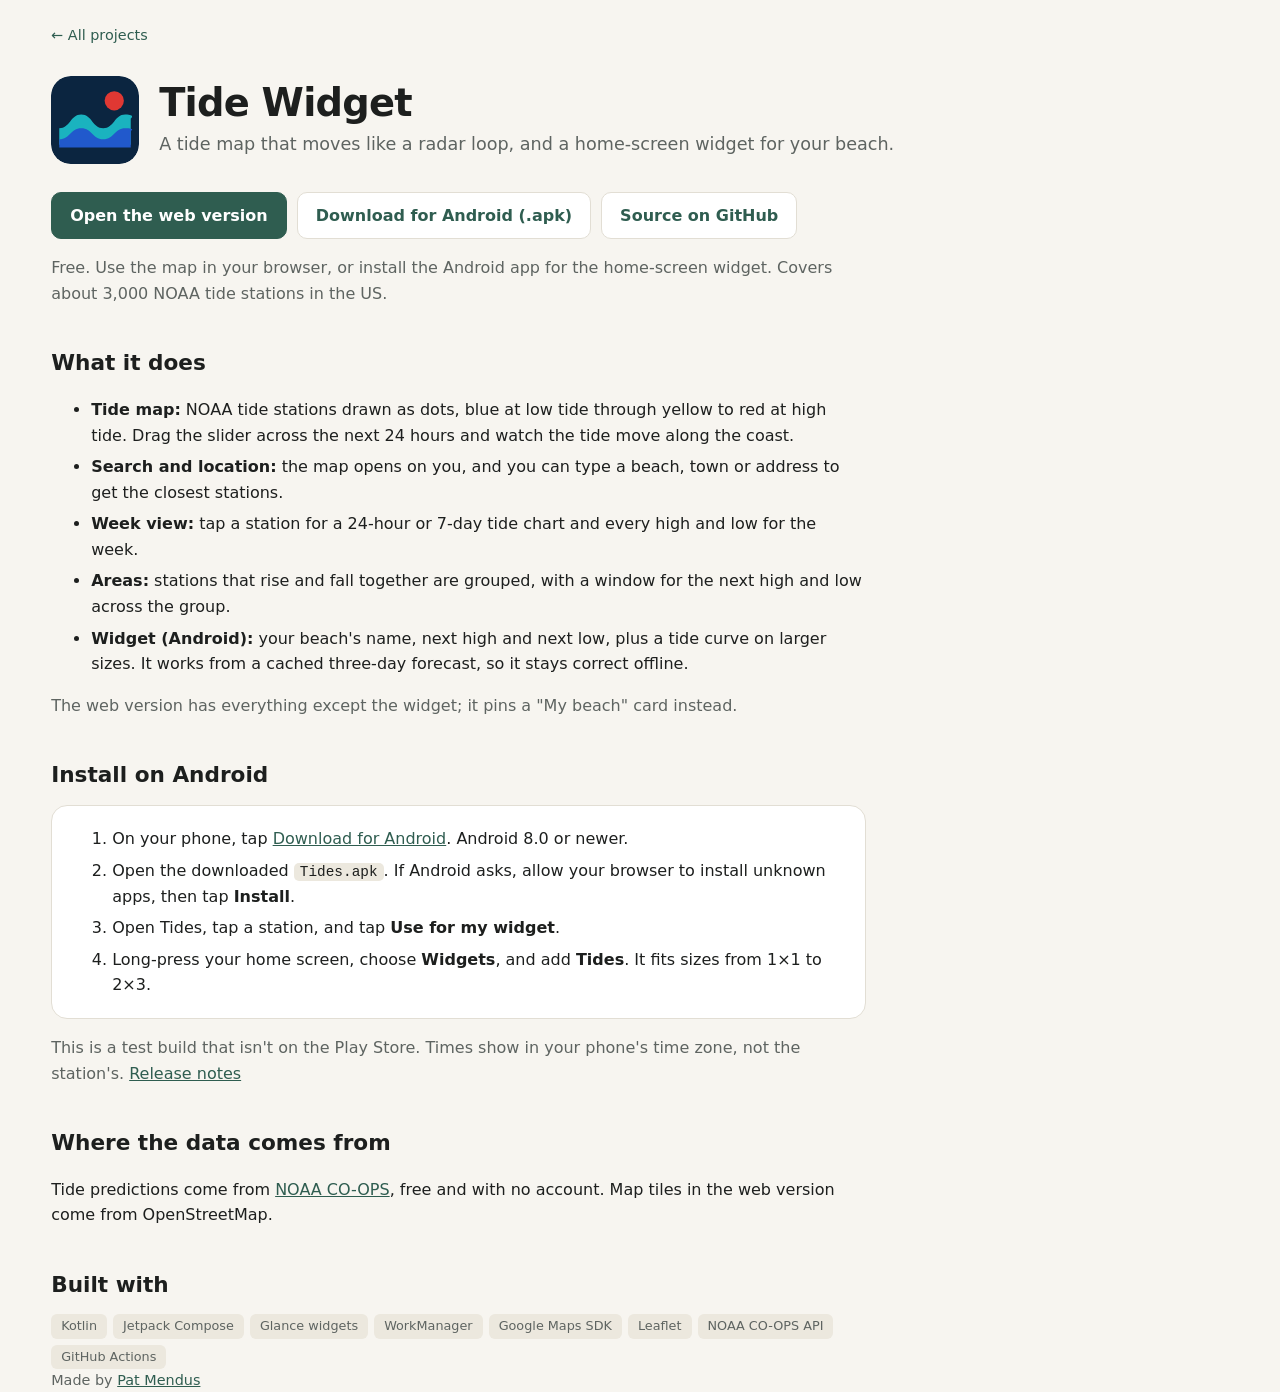
<file: apps/tide-widget/index.html>
<!doctype html>
<html lang="en">
<head>
  <meta charset="utf-8">
  <meta name="viewport" content="width=device-width, initial-scale=1">
  <title>Tide Widget · Pat Mendus</title>
  <meta name="description" content="A weather-map-style tide map and a home-screen widget showing the next high and low tide for your beach.">
  <link rel="icon" href="icon.svg" type="image/svg+xml">
  <link rel="stylesheet" href="../app-page.css">
</head>
<body>
  <main class="wrap">
    <a class="back" href="../../">← All projects</a>

    <header class="hero">
      <img src="icon.svg" alt="" width="88" height="88">
      <div>
        <h1>Tide Widget</h1>
        <p>A tide map that moves like a radar loop, and a home-screen widget for your beach.</p>
      </div>
    </header>

    <div class="actions">
      <a class="btn btn-primary" href="https://mendus59.github.io/TideWidget/">Open the web version</a>
      <a class="btn" href="https://github.com/mendus59/TideWidget/releases/download/latest/Tides.apk">Download for Android (.apk)</a>
      <a class="btn" href="https://github.com/mendus59/TideWidget">Source on GitHub</a>
    </div>
    <p class="muted">Free. Use the map in your browser, or install the Android app for the home-screen widget. Covers about 3,000 NOAA tide stations in the US.</p>

    <h2>What it does</h2>
    <ul>
      <li><strong>Tide map:</strong> NOAA tide stations drawn as dots, blue at low tide through yellow to red at high tide. Drag the slider across the next 24 hours and watch the tide move along the coast.</li>
      <li><strong>Search and location:</strong> the map opens on you, and you can type a beach, town or address to get the closest stations.</li>
      <li><strong>Week view:</strong> tap a station for a 24-hour or 7-day tide chart and every high and low for the week.</li>
      <li><strong>Areas:</strong> stations that rise and fall together are grouped, with a window for the next high and low across the group.</li>
      <li><strong>Widget (Android):</strong> your beach's name, next high and next low, plus a tide curve on larger sizes. It works from a cached three-day forecast, so it stays correct offline.</li>
    </ul>
    <p class="muted">The web version has everything except the widget; it pins a "My beach" card instead.</p>

    <h2 id="install">Install on Android</h2>
    <div class="panel">
      <ol>
        <li>On your phone, tap <a href="https://github.com/mendus59/TideWidget/releases/download/latest/Tides.apk">Download for Android</a>. Android 8.0 or newer.</li>
        <li>Open the downloaded <code>Tides.apk</code>. If Android asks, allow your browser to install unknown apps, then tap <strong>Install</strong>.</li>
        <li>Open Tides, tap a station, and tap <strong>Use for my widget</strong>.</li>
        <li>Long-press your home screen, choose <strong>Widgets</strong>, and add <strong>Tides</strong>. It fits sizes from 1×1 to 2×3.</li>
      </ol>
    </div>
    <p class="muted">This is a test build that isn't on the Play Store. Times show in your phone's time zone, not the station's. <a href="https://github.com/mendus59/TideWidget/releases/tag/latest">Release notes</a></p>

    <h2>Where the data comes from</h2>
    <p>Tide predictions come from <a href="https://tidesandcurrents.noaa.gov/">NOAA CO-OPS</a>, free and with no account. Map tiles in the web version come from OpenStreetMap.</p>

    <h2>Built with</h2>
    <ul class="chips">
      <li>Kotlin</li><li>Jetpack Compose</li><li>Glance widgets</li><li>WorkManager</li><li>Google Maps SDK</li><li>Leaflet</li><li>NOAA CO-OPS API</li><li>GitHub Actions</li>
    </ul>
  </main>

  <footer class="wrap muted">Made by <a href="../../">Pat Mendus</a></footer>
</body>
</html>
</file>
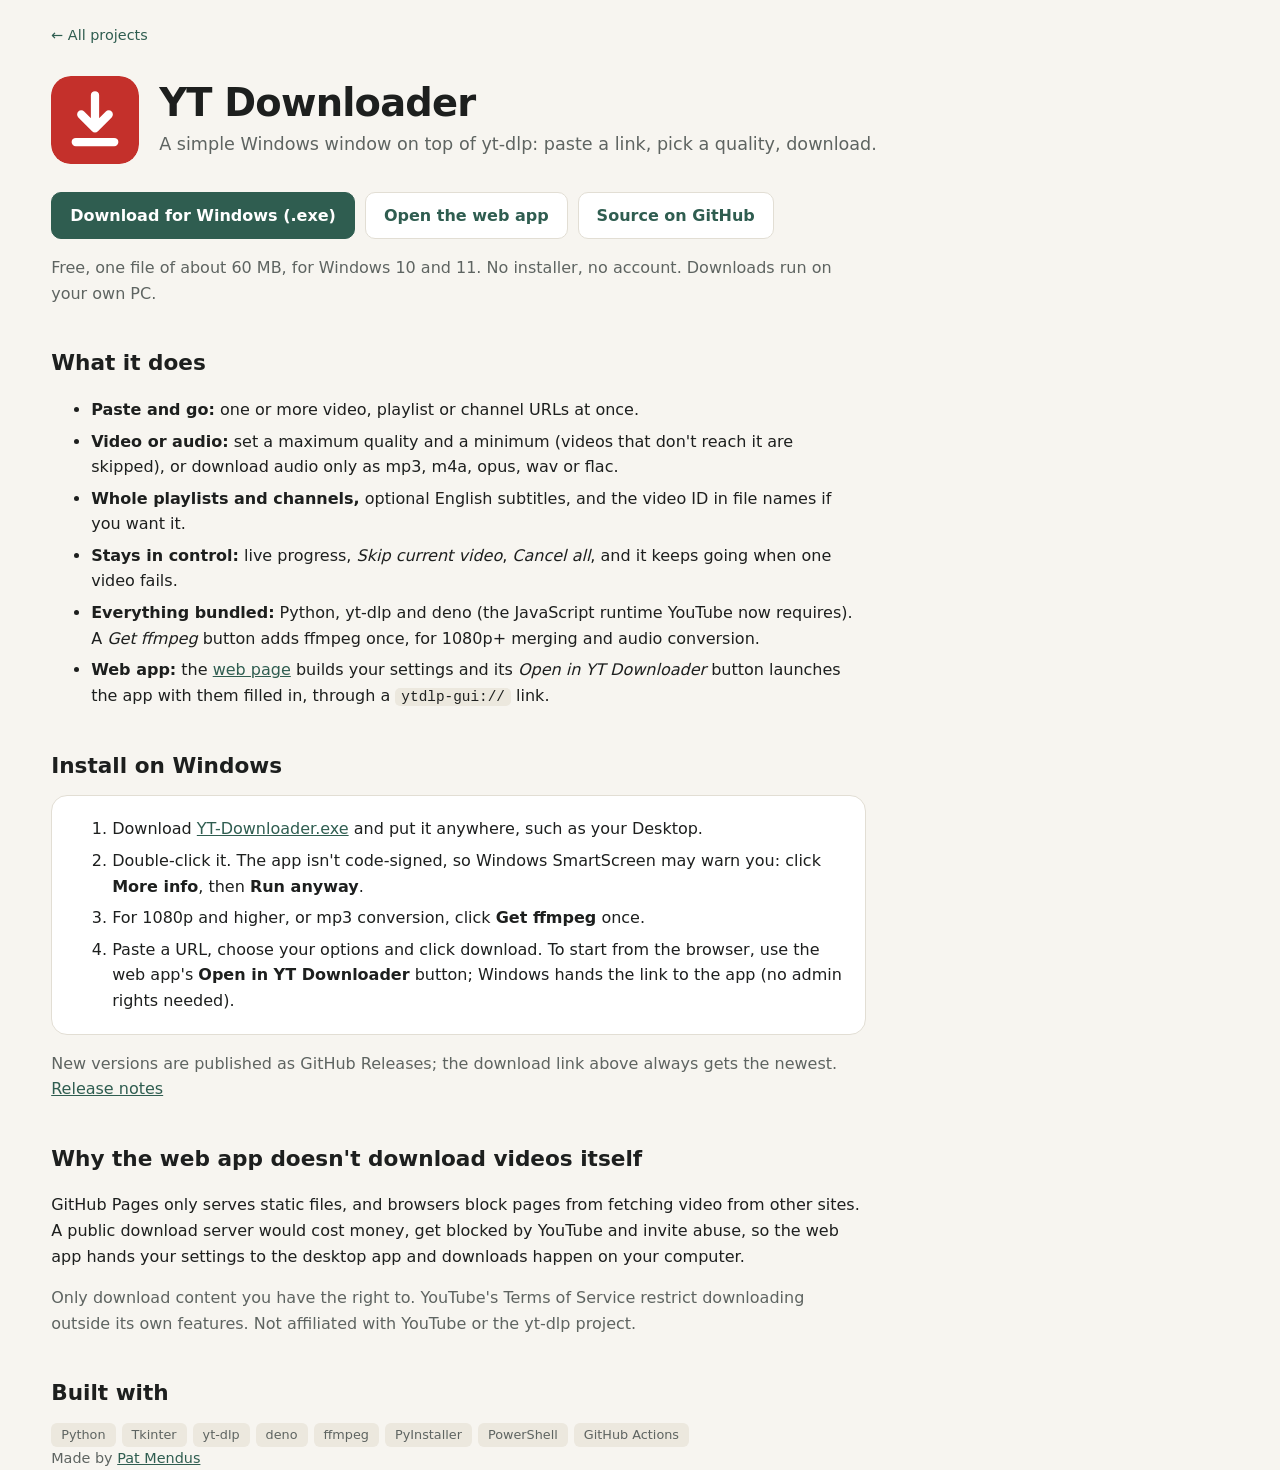
<file: apps/yt-downloader/index.html>
<!doctype html>
<html lang="en">
<head>
  <meta charset="utf-8">
  <meta name="viewport" content="width=device-width, initial-scale=1">
  <title>YT Downloader · Pat Mendus</title>
  <meta name="description" content="A free Windows desktop app that puts a simple window on top of yt-dlp, with a web app that opens it with your settings filled in.">
  <link rel="icon" href="icon.svg" type="image/svg+xml">
  <link rel="stylesheet" href="../app-page.css">
</head>
<body>
  <main class="wrap">
    <a class="back" href="../../">← All projects</a>

    <header class="hero">
      <img src="icon.svg" alt="" width="88" height="88">
      <div>
        <h1>YT Downloader</h1>
        <p>A simple Windows window on top of yt-dlp: paste a link, pick a quality, download.</p>
      </div>
    </header>

    <div class="actions">
      <a class="btn btn-primary" href="https://github.com/mendus59/yt-dlp-GUI/releases/latest/download/YT-Downloader.exe">Download for Windows (.exe)</a>
      <a class="btn" href="https://mendus59.github.io/yt-dlp-GUI/">Open the web app</a>
      <a class="btn" href="https://github.com/mendus59/yt-dlp-GUI">Source on GitHub</a>
    </div>
    <p class="muted">Free, one file of about 60 MB, for Windows 10 and 11. No installer, no account. Downloads run on your own PC.</p>

    <h2>What it does</h2>
    <ul>
      <li><strong>Paste and go:</strong> one or more video, playlist or channel URLs at once.</li>
      <li><strong>Video or audio:</strong> set a maximum quality and a minimum (videos that don't reach it are skipped), or download audio only as mp3, m4a, opus, wav or flac.</li>
      <li><strong>Whole playlists and channels,</strong> optional English subtitles, and the video ID in file names if you want it.</li>
      <li><strong>Stays in control:</strong> live progress, <em>Skip current video</em>, <em>Cancel all</em>, and it keeps going when one video fails.</li>
      <li><strong>Everything bundled:</strong> Python, yt-dlp and deno (the JavaScript runtime YouTube now requires). A <em>Get ffmpeg</em> button adds ffmpeg once, for 1080p+ merging and audio conversion.</li>
      <li><strong>Web app:</strong> the <a href="https://mendus59.github.io/yt-dlp-GUI/">web page</a> builds your settings and its <em>Open in YT Downloader</em> button launches the app with them filled in, through a <code>ytdlp-gui://</code> link.</li>
    </ul>

    <h2 id="install">Install on Windows</h2>
    <div class="panel">
      <ol>
        <li>Download <a href="https://github.com/mendus59/yt-dlp-GUI/releases/latest/download/YT-Downloader.exe">YT-Downloader.exe</a> and put it anywhere, such as your Desktop.</li>
        <li>Double-click it. The app isn't code-signed, so Windows SmartScreen may warn you: click <strong>More info</strong>, then <strong>Run anyway</strong>.</li>
        <li>For 1080p and higher, or mp3 conversion, click <strong>Get ffmpeg</strong> once.</li>
        <li>Paste a URL, choose your options and click download. To start from the browser, use the web app's <strong>Open in YT Downloader</strong> button; Windows hands the link to the app (no admin rights needed).</li>
      </ol>
    </div>
    <p class="muted">New versions are published as GitHub Releases; the download link above always gets the newest. <a href="https://github.com/mendus59/yt-dlp-GUI/releases/latest">Release notes</a></p>

    <h2>Why the web app doesn't download videos itself</h2>
    <p>GitHub Pages only serves static files, and browsers block pages from fetching video from other sites. A public download server would cost money, get blocked by YouTube and invite abuse, so the web app hands your settings to the desktop app and downloads happen on your computer.</p>
    <p class="muted">Only download content you have the right to. YouTube's Terms of Service restrict downloading outside its own features. Not affiliated with YouTube or the yt-dlp project.</p>

    <h2>Built with</h2>
    <ul class="chips">
      <li>Python</li><li>Tkinter</li><li>yt-dlp</li><li>deno</li><li>ffmpeg</li><li>PyInstaller</li><li>PowerShell</li><li>GitHub Actions</li>
    </ul>
  </main>

  <footer class="wrap muted">Made by <a href="../../">Pat Mendus</a></footer>
</body>
</html>
</file>
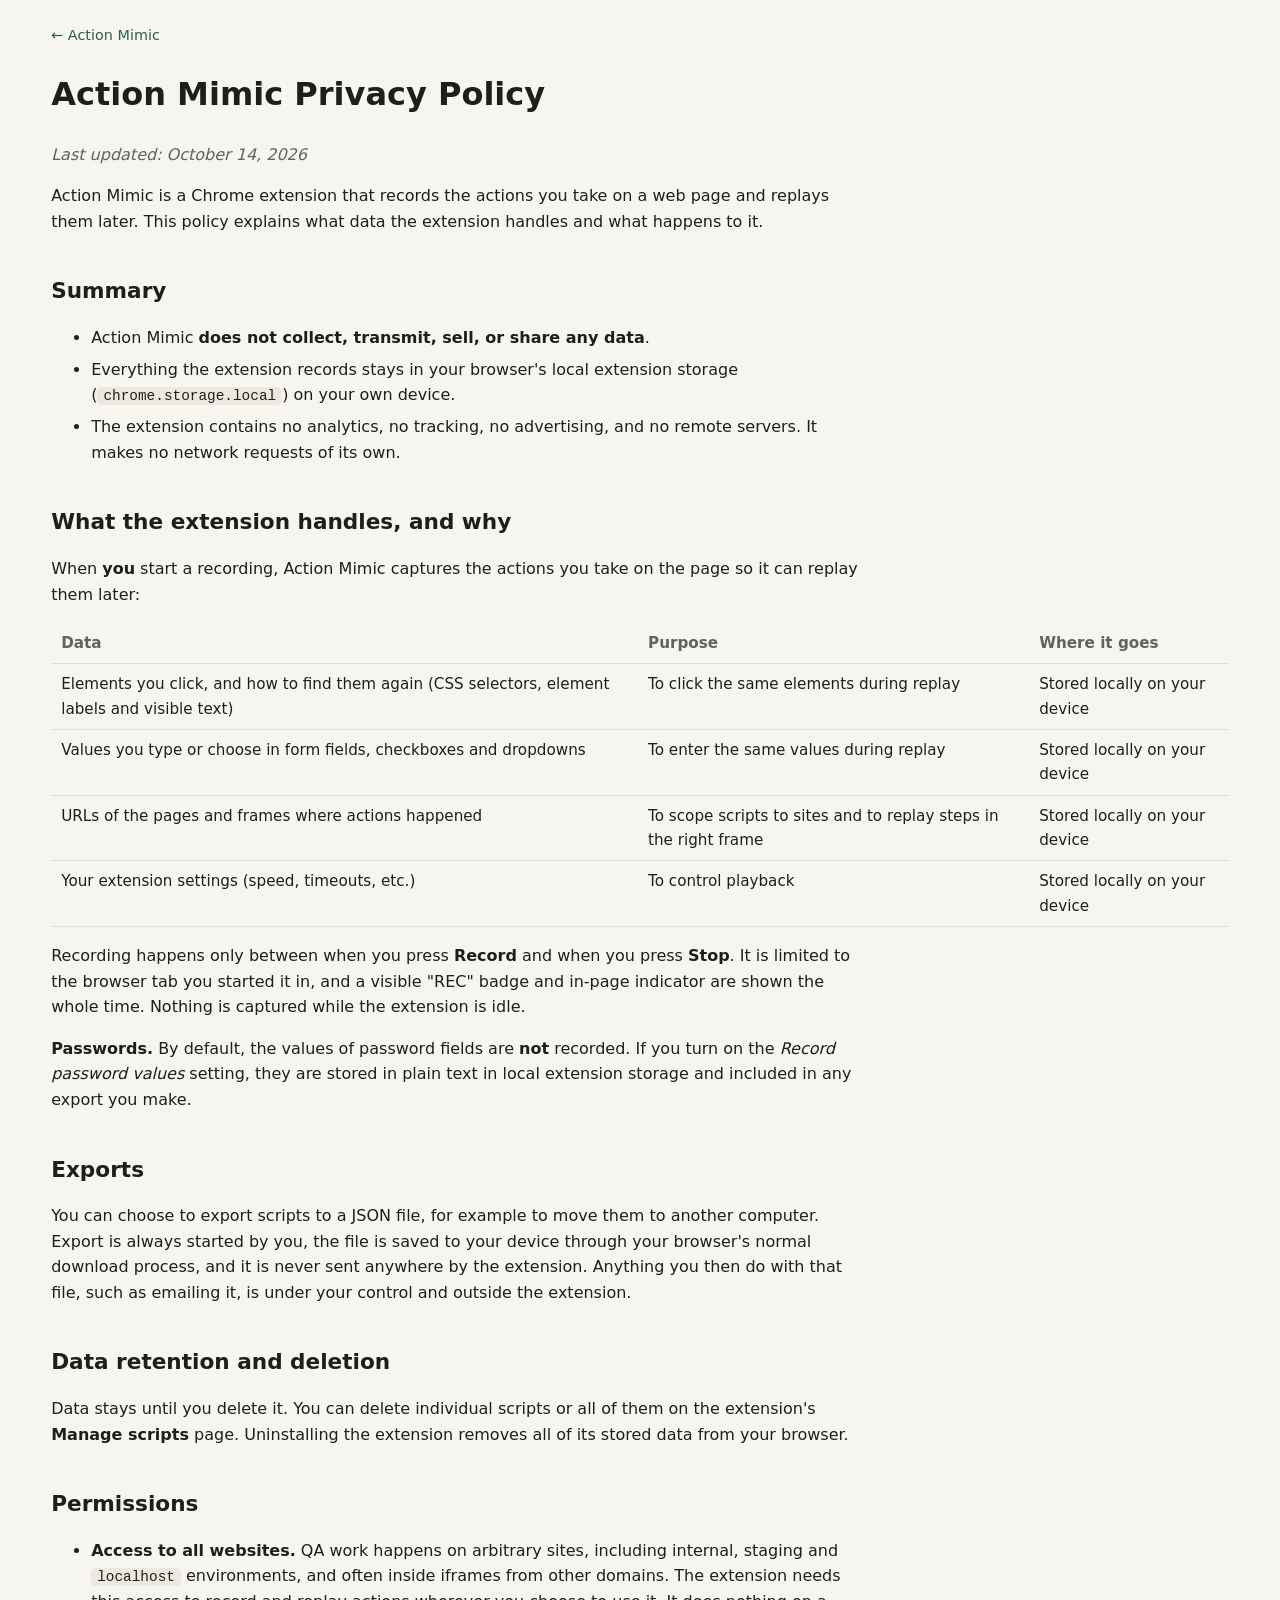
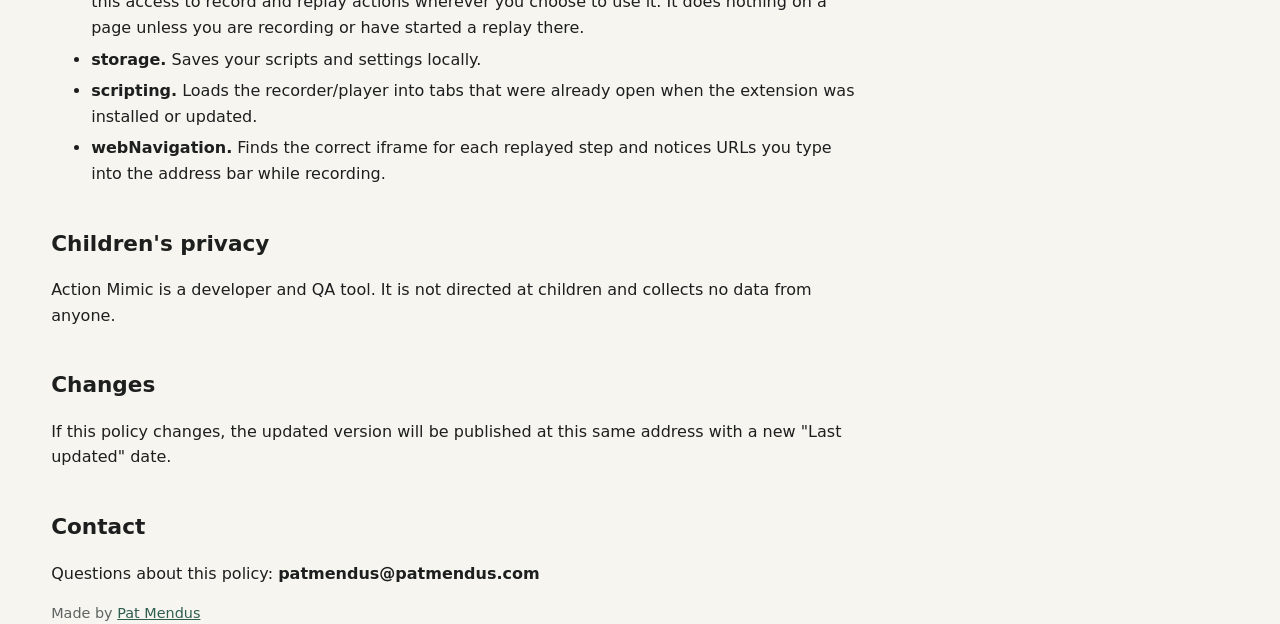
<file: apps/action-mimic/privacy/index.html>
<!doctype html>
<html lang="en">
<head>
  <meta charset="utf-8">
  <meta name="viewport" content="width=device-width, initial-scale=1">
  <title>Action Mimic Privacy Policy</title>
  <link rel="icon" href="../icon.png" type="image/png">
  <link rel="stylesheet" href="../../app-page.css">
</head>
<body>
  <main class="wrap">
    <a class="back" href="../">← Action Mimic</a>

    <h1>Action Mimic Privacy Policy</h1>
    <p class="muted"><em>Last updated: October 14, 2026</em></p>

    <p>Action Mimic is a Chrome extension that records the actions you take on a web page and replays them later. This policy explains what data the extension handles and what happens to it.</p>

    <h2>Summary</h2>
    <ul>
      <li>Action Mimic <strong>does not collect, transmit, sell, or share any data</strong>.</li>
      <li>Everything the extension records stays in your browser's local extension storage (<code>chrome.storage.local</code>) on your own device.</li>
      <li>The extension contains no analytics, no tracking, no advertising, and no remote servers. It makes no network requests of its own.</li>
    </ul>

    <h2>What the extension handles, and why</h2>
    <p>When <strong>you</strong> start a recording, Action Mimic captures the actions you take on the page so it can replay them later:</p>
    <div class="table-scroll">
      <table>
        <thead><tr><th>Data</th><th>Purpose</th><th>Where it goes</th></tr></thead>
        <tbody>
          <tr><td>Elements you click, and how to find them again (CSS selectors, element labels and visible text)</td><td>To click the same elements during replay</td><td>Stored locally on your device</td></tr>
          <tr><td>Values you type or choose in form fields, checkboxes and dropdowns</td><td>To enter the same values during replay</td><td>Stored locally on your device</td></tr>
          <tr><td>URLs of the pages and frames where actions happened</td><td>To scope scripts to sites and to replay steps in the right frame</td><td>Stored locally on your device</td></tr>
          <tr><td>Your extension settings (speed, timeouts, etc.)</td><td>To control playback</td><td>Stored locally on your device</td></tr>
        </tbody>
      </table>
    </div>
    <p>Recording happens only between when you press <strong>Record</strong> and when you press <strong>Stop</strong>. It is limited to the browser tab you started it in, and a visible "REC" badge and in-page indicator are shown the whole time. Nothing is captured while the extension is idle.</p>
    <p><strong>Passwords.</strong> By default, the values of password fields are <strong>not</strong> recorded. If you turn on the <em>Record password values</em> setting, they are stored in plain text in local extension storage and included in any export you make.</p>

    <h2>Exports</h2>
    <p>You can choose to export scripts to a JSON file, for example to move them to another computer. Export is always started by you, the file is saved to your device through your browser's normal download process, and it is never sent anywhere by the extension. Anything you then do with that file, such as emailing it, is under your control and outside the extension.</p>

    <h2>Data retention and deletion</h2>
    <p>Data stays until you delete it. You can delete individual scripts or all of them on the extension's <strong>Manage scripts</strong> page. Uninstalling the extension removes all of its stored data from your browser.</p>

    <h2>Permissions</h2>
    <ul>
      <li><strong>Access to all websites.</strong> QA work happens on arbitrary sites, including internal, staging and <code>localhost</code> environments, and often inside iframes from other domains. The extension needs this access to record and replay actions wherever you choose to use it. It does nothing on a page unless you are recording or have started a replay there.</li>
      <li><strong>storage.</strong> Saves your scripts and settings locally.</li>
      <li><strong>scripting.</strong> Loads the recorder/player into tabs that were already open when the extension was installed or updated.</li>
      <li><strong>webNavigation.</strong> Finds the correct iframe for each replayed step and notices URLs you type into the address bar while recording.</li>
    </ul>

    <h2>Children's privacy</h2>
    <p>Action Mimic is a developer and QA tool. It is not directed at children and collects no data from anyone.</p>

    <h2>Changes</h2>
    <p>If this policy changes, the updated version will be published at this same address with a new "Last updated" date.</p>

    <h2>Contact</h2>
    <p>Questions about this policy: <strong>patmendus@patmendus.com</strong></p>
  </main>

  <footer class="wrap muted">Made by <a href="../../../">Pat Mendus</a></footer>
</body>
</html>
</file>
<file: assets/styles.css>
:root {
  --bg: #f7f5f0;
  --surface: #ffffff;
  --text: #1d1f1e;
  --muted: #5e6461;
  --border: #e2ded4;
  --accent: #2f5d50;
  --accent-text: #ffffff;
  --chip: #ece8de;
  --shadow: 0 1px 2px rgb(0 0 0 / 0.04), 0 4px 16px rgb(0 0 0 / 0.04);
  color-scheme: light;
}

@media (prefers-color-scheme: dark) {
  :root {
    --bg: #141716;
    --surface: #1c201f;
    --text: #e9ebe8;
    --muted: #9ba39f;
    --border: #2c3230;
    --accent: #7cc4ad;
    --accent-text: #0f1a16;
    --chip: #262b29;
    --shadow: none;
    color-scheme: dark;
  }
}

* { box-sizing: border-box; }

body {
  margin: 0;
  overflow-wrap: break-word;
  -webkit-text-size-adjust: 100%;
  background: var(--bg);
  color: var(--text);
  font: 16px/1.55 system-ui, -apple-system, "Segoe UI", Roboto, sans-serif;
}

a { color: var(--accent); }

.wrap { width: 100%; max-width: 3200px; margin: 0 auto; padding: 0 clamp(16px, 4vw, 64px); }
.muted { color: var(--muted); }

.site-header { padding: 56px 0 32px; }
.site-header h1 { margin: 0; font-size: clamp(2rem, 5vw, 2.75rem); letter-spacing: -0.02em; }
.tagline { margin: 6px 0 16px; color: var(--muted); font-size: clamp(1rem, 0.9rem + 0.4vw, 1.2rem); }
.header-links { display: flex; gap: 16px; }
.header-links a { font-weight: 600; text-decoration: none; }
.header-links a:hover { text-decoration: underline; }

.section-head { display: flex; align-items: baseline; justify-content: space-between; gap: 16px; }
.section-head h2 { margin: 0 0 12px; font-size: 1.4rem; }

.filters { display: flex; flex-wrap: wrap; gap: 8px; margin-bottom: 24px; }
.chip {
  border: 1px solid var(--border);
  background: var(--chip);
  color: var(--text);
  border-radius: 999px;
  padding: 6px 14px;
  font: inherit;
  font-size: 0.9rem;
  cursor: pointer;
}
.chip[aria-pressed="true"] { background: var(--accent); border-color: var(--accent); color: var(--accent-text); }
.chip:focus-visible, .btn:focus-visible { outline: 2px solid var(--accent); outline-offset: 2px; }

.projects { list-style: none; margin: 0; padding: 0; display: grid; gap: 20px; }
/* As many ~340px columns as fit: 1 on phones, 2 on tablets, 3-4 on laptops, 5-6 on wide monitors. */
.projects { grid-template-columns: repeat(auto-fill, minmax(min(100%, 340px), 1fr)); }

.category + .category { margin-top: 40px; }
.category-head { display: flex; flex-wrap: wrap; align-items: baseline; column-gap: 10px; margin-bottom: 14px; }
.category-head h3 { margin: 0; font-size: 1.15rem; }
.category-blurb { flex-basis: 100%; margin: 2px 0 0; font-size: 0.95rem; }

.card {
  background: var(--surface);
  border: 1px solid var(--border);
  border-radius: 16px;
  padding: 20px;
  box-shadow: var(--shadow);
  display: flex;
  flex-direction: column;
}
.card-shot-link { display: block; margin: -20px -20px 16px; }
.card-shot {
  display: block;
  width: 100%;
  height: auto;
  aspect-ratio: 16 / 10;
  object-fit: cover;
  object-position: top;
  border-radius: 15px 15px 0 0;
  border-bottom: 1px solid var(--border);
  background: var(--chip);
}
.card > .card-shot { margin: -20px -20px 16px; width: calc(100% + 40px); }
.card-head { display: flex; gap: 14px; align-items: flex-start; }
.card-head > div { min-width: 0; }
.card-icon { border-radius: 12px; flex: none; }
.card h4 { margin: 2px 0 2px; font-size: 1.2rem; }
.card-tagline { margin: 0; color: var(--muted); }
.card-points { margin: 16px 0; padding-left: 20px; }
.card-points li { margin-bottom: 6px; }

.badge {
  font-size: 0.7rem;
  font-weight: 600;
  text-transform: uppercase;
  letter-spacing: 0.05em;
  padding: 2px 8px;
  border-radius: 999px;
  background: var(--chip);
  color: var(--muted);
  vertical-align: middle;
}

.stack { list-style: none; padding: 0; margin: 0 0 18px; display: flex; flex-wrap: wrap; gap: 6px; }
.stack li { font-size: 0.8rem; padding: 2px 10px; border-radius: 6px; background: var(--chip); color: var(--muted); }

.card-links { margin-top: auto; display: flex; flex-wrap: wrap; gap: 10px; }
.btn {
  display: inline-block;
  padding: 8px 16px;
  border-radius: 10px;
  border: 1px solid var(--border);
  text-decoration: none;
  font-weight: 600;
  font-size: 0.95rem;
}
.btn-primary { background: var(--accent); border-color: var(--accent); color: var(--accent-text); }

.site-footer { padding: 48px 0 32px; font-size: 0.9rem; }

@media (max-width: 600px) {
  .site-header { padding: 32px 0 20px; }
  .projects { gap: 14px; }
  .category + .category { margin-top: 28px; }
  .card { padding: 16px; border-radius: 14px; }
  .card-icon { width: 48px; height: 48px; }
  .card-shot-link { margin: -16px -16px 14px; }
  .card > .card-shot { margin: -16px -16px 14px; width: calc(100% + 32px); }
  .card-shot { border-radius: 13px 13px 0 0; }
  .card-links .btn { flex: 1 1 auto; text-align: center; padding: 10px 14px; }
  /* One swipeable row of filter chips instead of six wrapped rows. */
  .filters {
    flex-wrap: nowrap;
    overflow-x: auto;
    margin: 0 calc(-1 * clamp(16px, 4vw, 64px)) 18px;
    padding: 2px clamp(16px, 4vw, 64px) 6px;
    scrollbar-width: none;
    scroll-padding-inline: 16px;
  }
  .filters::-webkit-scrollbar { display: none; }
  .chip { flex: none; }
}

/* Slightly larger type on big monitors so the wider grid stays easy to read. */
@media (min-width: 2000px) { body { font-size: 17px; } }
</file>
<file: apps/app-page.css>
/* Shared styles for the per-app landing pages under /apps/. Tokens match assets/styles.css. */
:root {
  --bg: #f7f5f0;
  --surface: #ffffff;
  --text: #1d1f1e;
  --muted: #5e6461;
  --border: #e2ded4;
  --accent: #2f5d50;
  --accent-text: #ffffff;
  --chip: #ece8de;
  --note: #fff6e0;
  --note-border: #ecd9a4;
  color-scheme: light;
}

@media (prefers-color-scheme: dark) {
  :root {
    --bg: #141716;
    --surface: #1c201f;
    --text: #e9ebe8;
    --muted: #9ba39f;
    --border: #2c3230;
    --accent: #7cc4ad;
    --accent-text: #0f1a16;
    --chip: #262b29;
    --note: #2a2618;
    --note-border: #4d4425;
    color-scheme: dark;
  }
}

* { box-sizing: border-box; }

body {
  margin: 0;
  overflow-wrap: break-word;
  -webkit-text-size-adjust: 100%;
  background: var(--bg);
  color: var(--text);
  font: 16px/1.6 system-ui, -apple-system, "Segoe UI", Roboto, sans-serif;
}

a { color: var(--accent); }
.wrap { width: 100%; max-width: 1600px; margin: 0 auto; padding: 0 clamp(16px, 4vw, 64px); }
/* Text stays at a readable line length while screenshots and tables use the full width. */
.wrap > p, .wrap > ul, .wrap > ol, .note, .panel { max-width: 80ch; }
.muted { color: var(--muted); }

.back { display: inline-block; margin: 24px 0 0; font-size: 0.9rem; text-decoration: none; }
.back:hover { text-decoration: underline; }

.hero { display: flex; gap: 20px; align-items: center; padding: 28px 0 8px; }
.hero img { width: 88px; height: 88px; border-radius: 20px; flex: none; }
.hero h1 { margin: 0; font-size: clamp(1.8rem, 5vw, 2.4rem); letter-spacing: -0.02em; line-height: 1.15; }
.hero p { margin: 4px 0 0; color: var(--muted); font-size: 1.1rem; }

.actions { display: flex; flex-wrap: wrap; gap: 10px; margin: 20px 0 8px; }
.btn {
  display: inline-block;
  padding: 10px 18px;
  border-radius: 10px;
  border: 1px solid var(--border);
  background: var(--surface);
  text-decoration: none;
  font-weight: 600;
}
.btn-primary { background: var(--accent); border-color: var(--accent); color: var(--accent-text); }
.btn:focus-visible { outline: 2px solid var(--accent); outline-offset: 2px; }

h2 { margin: 40px 0 12px; font-size: 1.35rem; }
h3 { margin: 24px 0 8px; font-size: 1.05rem; }

.panel { background: var(--surface); border: 1px solid var(--border); border-radius: 16px; padding: 4px 20px; }
.note { background: var(--note); border: 1px solid var(--note-border); border-radius: 12px; padding: 12px 16px; margin: 20px 0; }

ol li, ul li { margin-bottom: 6px; }
code { font-size: 0.9em; background: var(--chip); padding: 1px 6px; border-radius: 5px; }

.shots { display: grid; gap: 16px; grid-template-columns: repeat(auto-fill, minmax(min(100%, 300px), 1fr)); }
.shots figure { margin: 0; }
.shots img { width: 100%; height: auto; border-radius: 12px; border: 1px solid var(--border); display: block; }
.shots figcaption { color: var(--muted); font-size: 0.9rem; margin-top: 6px; }

table { border-collapse: collapse; width: 100%; font-size: 0.95rem; }
th, td { text-align: left; padding: 8px 10px; border-bottom: 1px solid var(--border); vertical-align: top; }
th { color: var(--muted); font-weight: 600; }
.table-scroll { overflow-x: auto; }

.chips { list-style: none; padding: 0; margin: 12px 0 0; display: flex; flex-wrap: wrap; gap: 6px; }
.chips li { font-size: 0.8rem; padding: 2px 10px; border-radius: 6px; background: var(--chip); color: var(--muted); margin: 0; }

footer { padding: 48px 0 32px; font-size: 0.9rem; }

@media (max-width: 600px) {
  .hero { gap: 14px; padding-top: 20px; }
  .hero img { width: 64px; height: 64px; border-radius: 16px; }
  .actions .btn { flex: 1 1 auto; text-align: center; }
  .panel { padding: 4px 16px; }
  h2 { margin-top: 32px; }
}

@media (min-width: 2000px) { body { font-size: 17px; } }
</file>
